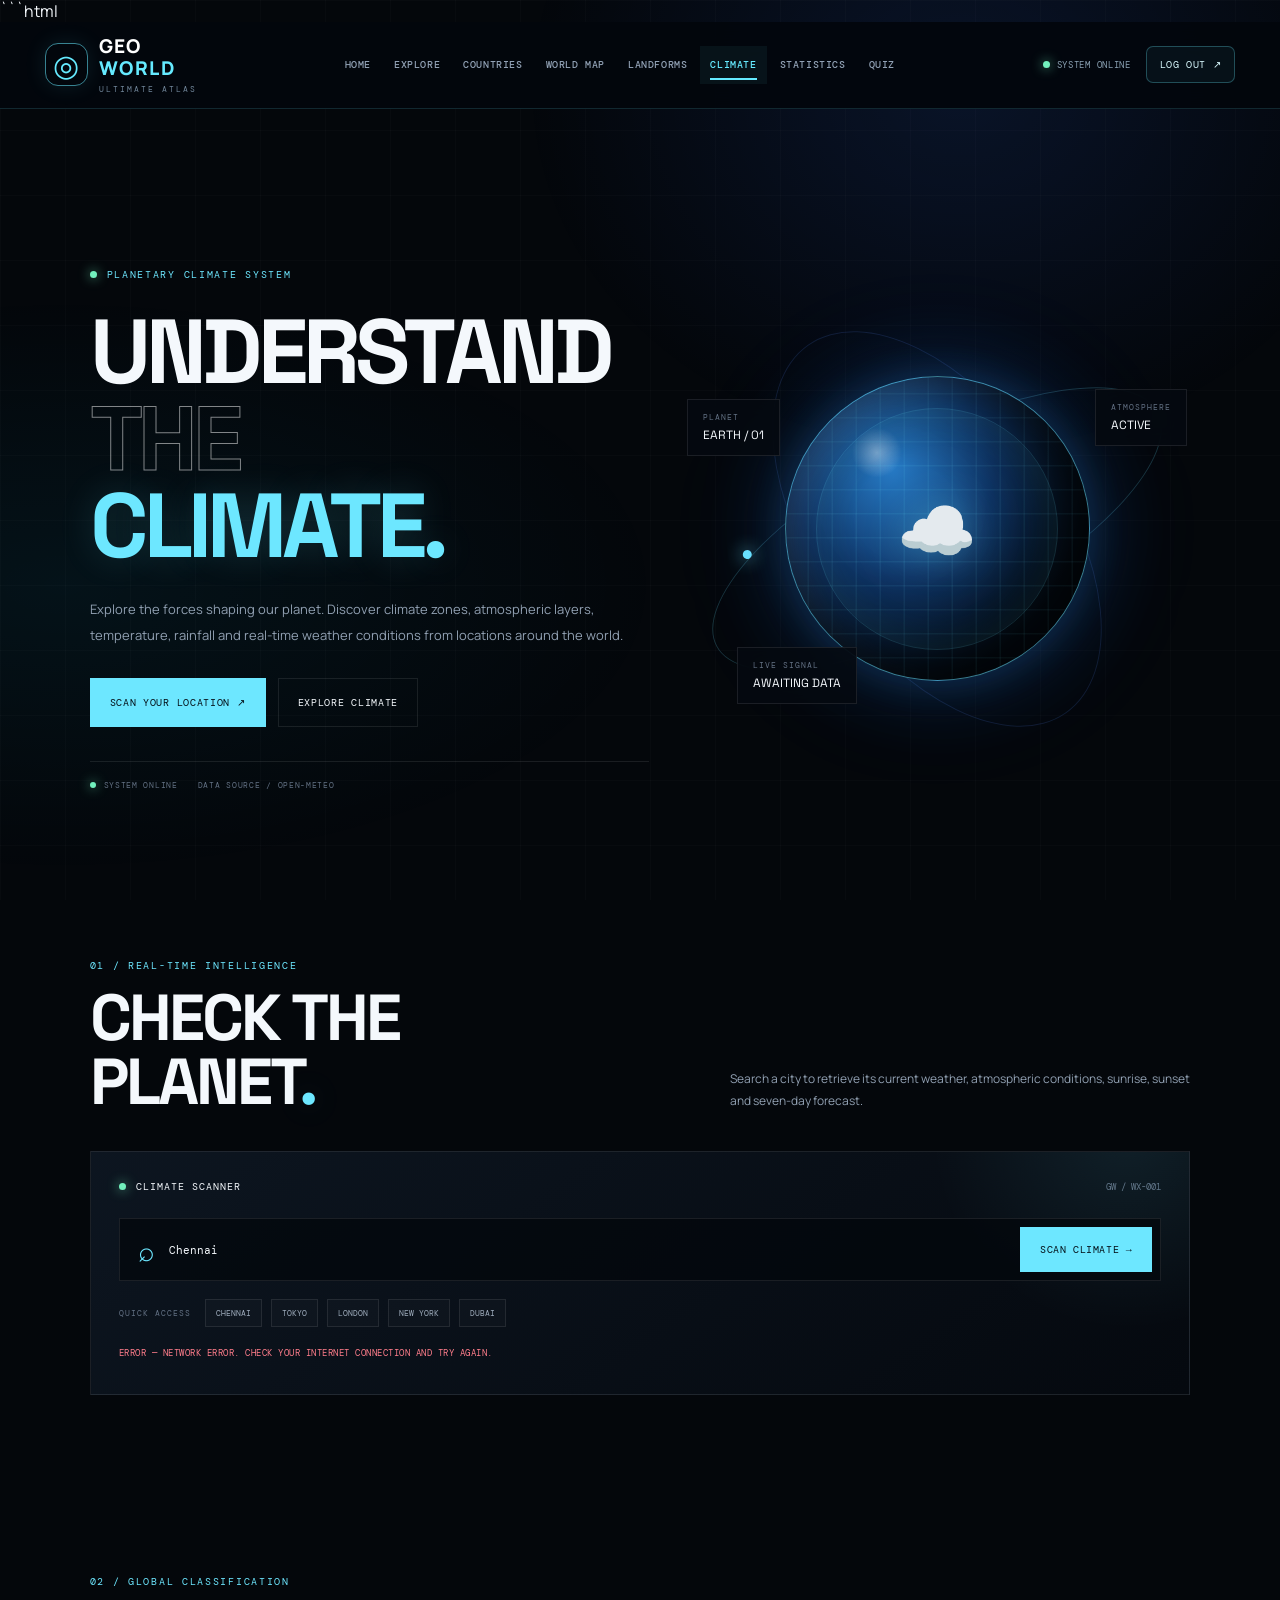
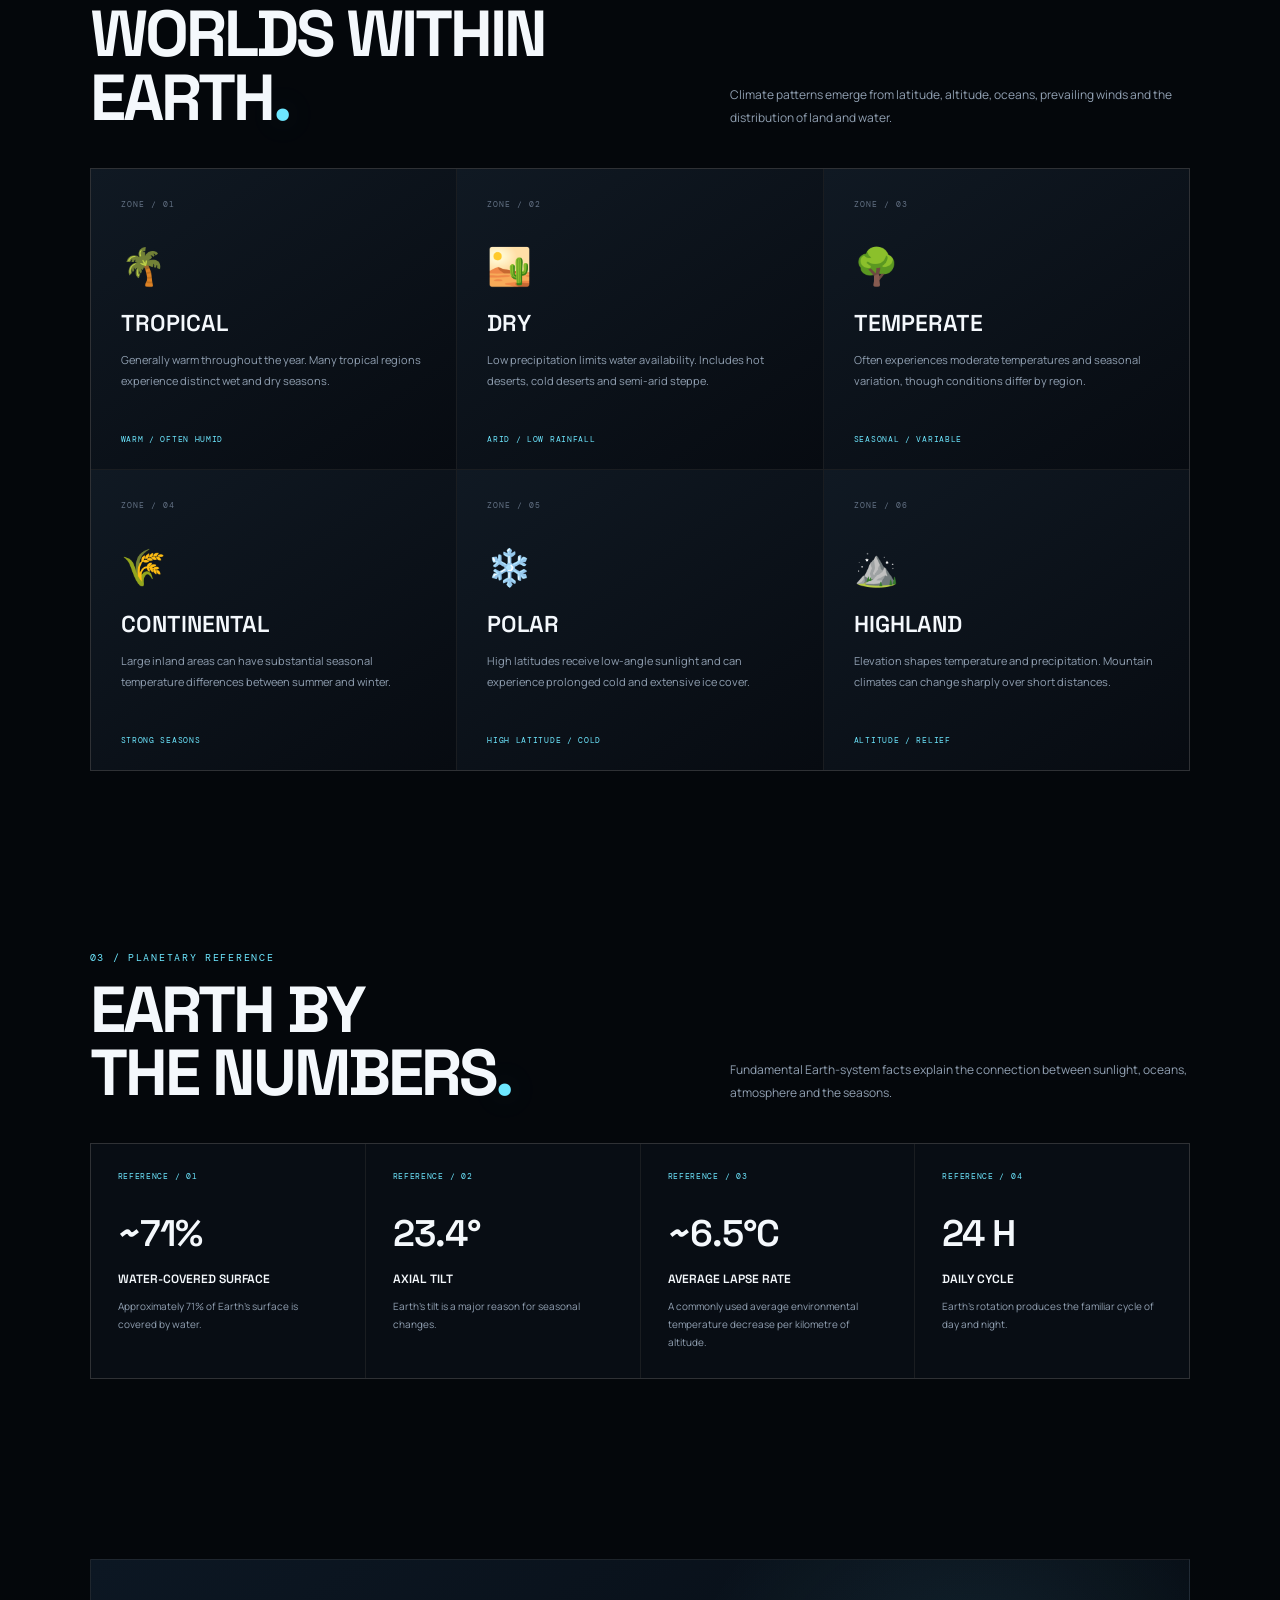
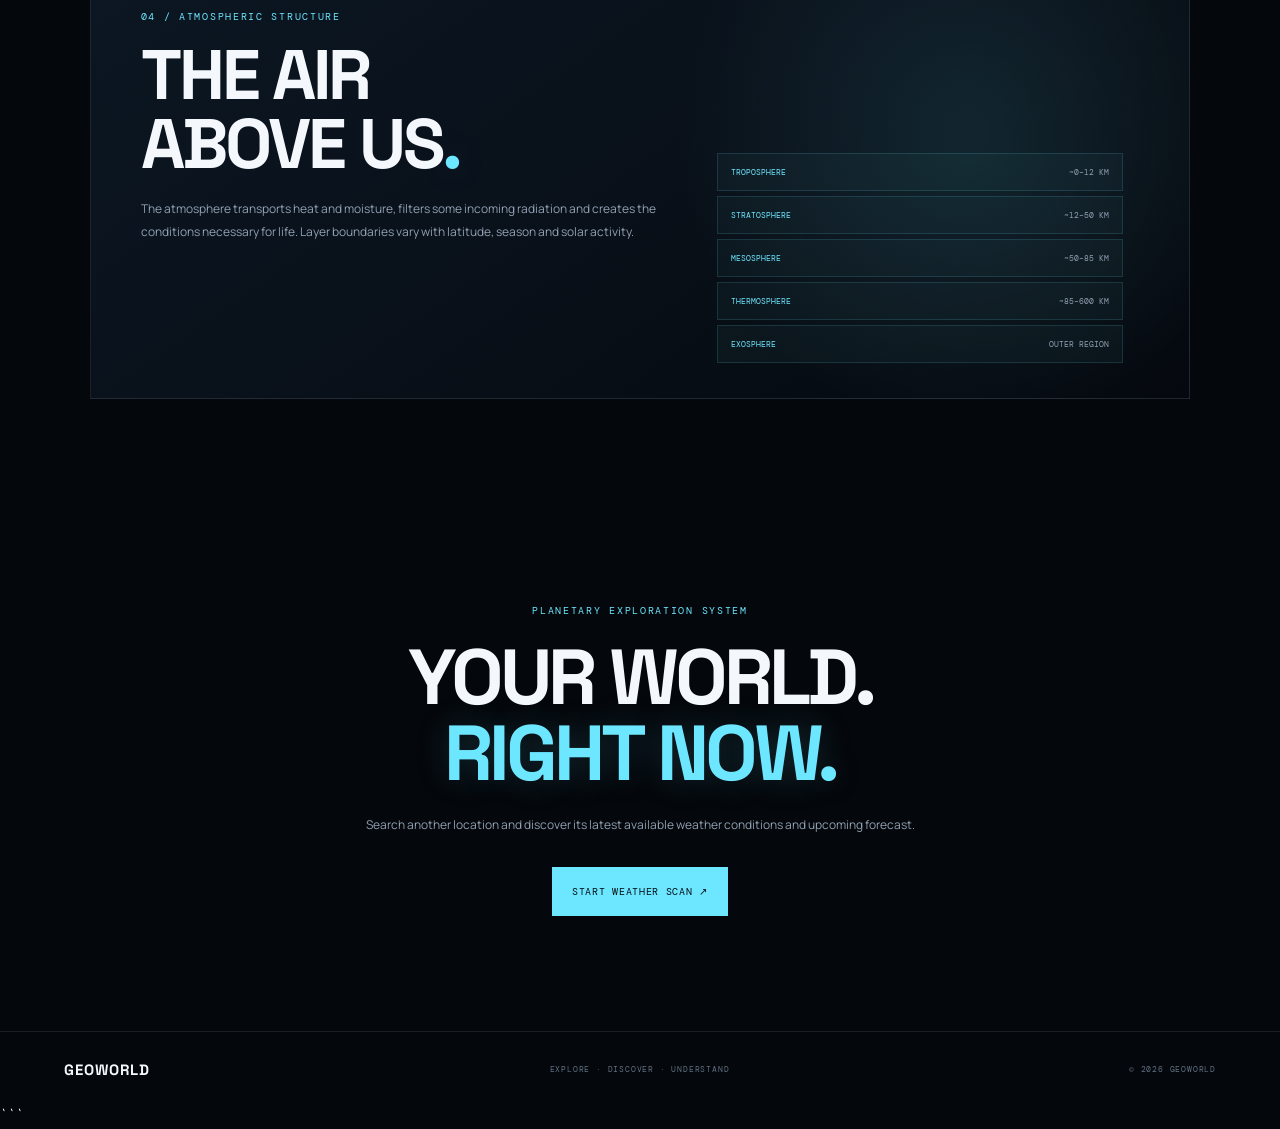
<file: climate.html>
```html
<!DOCTYPE html>
<html lang="en">
<head>
  <meta charset="UTF-8">
  <meta name="viewport" content="width=device-width, initial-scale=1.0">
  <meta name="theme-color" content="#04070b">
  <title>GEOWORLD — Climate Intelligence</title>

  <link rel="preconnect" href="https://fonts.googleapis.com">
  <link rel="preconnect" href="https://fonts.gstatic.com" crossorigin>
  <link href="https://fonts.googleapis.com/css2?family=DM+Mono:wght@400;500&family=Manrope:wght@400;500;600;700;800&family=Space+Grotesk:wght@400;500;600;700&display=swap" rel="stylesheet">

  <link rel="stylesheet" href="climate.css">
  <script src="climate.js" defer></script>
</head>
<body>

 <header class="topbar">
  <a class="brand" href="index.html" aria-label="GEOWORLD home">
    <span class="brand-symbol">◎</span>
    <span class="brand-text">GEO<span>WORLD</span><small>ULTIMATE ATLAS</small></span>
  </a>

  <button class="menu-toggle" id="menuButton"
    aria-label="Open navigation"
    aria-controls="navLinks"
    aria-expanded="false">
    <span></span><span></span><span></span>
  </button>

  <nav class="nav-links" id="navLinks" aria-label="Main navigation">
    <a href="index.html">HOME</a>
    <a href="explore.html">EXPLORE</a>
    <a href="countries.html">COUNTRIES</a>
    <a href="map.html">WORLD MAP</a>
    <a href="landforms.html">LANDFORMS</a>
    <a href="climate.html" class="active" aria-current="page">CLIMATE</a>
    <a href="statistics.html">STATISTICS</a>
    <a href="quiz.html">QUIZ</a>
  </nav>

  <div class="topbar-right">
    <span class="connection"><i></i> SYSTEM ONLINE</span>
    <button class="logout-button" id="logoutButton" type="button">
      LOG OUT <span>↗</span>
    </button>
  </div>
</header>

<main>
  <section class="hero">
    <div class="hero-left reveal">
      <div class="system-label"><span class="pulse"></span> PLANETARY CLIMATE SYSTEM</div>

      <h1>UNDERSTAND<br><span class="outline">THE</span><br>
        <span class="highlight">CLIMATE.</span>
      </h1>

      <p class="hero-text">
        Explore the forces shaping our planet. Discover climate zones,
        atmospheric layers, temperature, rainfall and real-time weather
 conditions from locations around the world.
      </p>

      <div class="hero-actions">
        <a href="#climate-check" class="button button-primary">SCAN YOUR LOCATION ↗</a>
        <a href="#climate-zones" class="button button-secondary">EXPLORE CLIMATE</a>
      </div>

      <div class="hero-status">
        <span><i class="status-dot"></i> SYSTEM ONLINE</span>
        <span>DATA SOURCE / OPEN-METEO</span>
      </div>
    </div>

    <div class="climate-stage reveal" aria-label="Animated climate globe">
      <div class="orbit orbit-one"><span class="orbit-dot"></span></div>
      <div class="orbit orbit-two"></div>
      <div class="globe-glow"></div>
      <div class="climate-orb">
        <div class="globe-grid"></div>
        <div class="weather-icon-large" id="heroWeatherIcon">☁️</div>
      </div>

      <div class="orb-label orb-a">
        <small>PLANET</small><strong>EARTH / 01</strong>
      </div>
      <div class="orb-label orb-b">
        <small>ATMOSPHERE</small><strong>ACTIVE</strong>
      </div>
      <div class="orb-label orb-c">
        <small>LIVE SIGNAL</small><strong id="heroSignal">AWAITING DATA</strong>
      </div>
    </div>
  </section>

  <section class="live-section" id="climate-check">
    <div class="section-heading reveal">
      <div>
        <div class="section-number">01 / REAL-TIME INTELLIGENCE</div>
        <h2 class="section-title">CHECK THE<br>PLANET<span class="highlight">.</span></h2>
      </div>
      <p class="section-description">
        Search a city to retrieve its current weather, atmospheric
        conditions, sunrise, sunset and seven-day forecast.
      </p>
    </div>

    <div class="weather-console reveal">
      <div class="console-top">
        <span class="console-title"><span class="pulse"></span> CLIMATE SCANNER</span>
        <span class="console-id">GW / WX-001</span>
      </div>

      <form class="search-row" id="weatherForm">
        <label class="sr-only" for="cityInput">City or location</label>
        <span class="search-symbol">⌕</span>
        <input id="cityInput" class="search-box" type="text"
          placeholder="ENTER CITY — Chennai, London, Tokyo..."
          autocomplete="off" maxlength="100" required>
        <button type="submit" class="check-button" id="checkButton">
          <span id="buttonText">SCAN CLIMATE</span><span> →</span>
        </button>
      </form>

      <div class="quick-cities">
        <span>QUICK ACCESS</span>
        <button type="button" data-city="Chennai">CHENNAI</button>
        <button type="button" data-city="Tokyo">TOKYO</button>
        <button type="button" data-city="London">LONDON</button>
        <button type="button" data-city="New York">NEW YORK</button>
        <button type="button" data-city="Dubai">DUBAI</button>
      </div>

      <div class="location-status" id="locationStatus" role="status" aria-live="polite">
        READY — ENTER A LOCATION TO BEGIN
      </div>

      <div class="weather-result" id="weatherResult" hidden>
        <div class="weather-top">
          <div>
            <div class="eyebrow">SCANNED LOCATION</div>
            <h3 class="location-name" id="locationName">—</h3>
            <div class="location-detail" id="locationDetail">—</div>
          </div>
          <div class="live-badge"><span class="pulse"></span> LIVE WEATHER</div>
        </div>

        <div class="current-weather">
          <div class="temperature-panel">
            <div class="current-icon" id="currentIcon">☁️</div>
            <div class="current-temperature" id="currentTemperature">--°</div>
            <div class="condition-text" id="conditionText">Waiting for data</div>
            <div class="feels-line">FEELS LIKE <strong id="feelsLike">--°C</strong></div>
          </div>

          <div class="weather-metrics">
            <article class="metric">
              <span class="metric-label">HUMIDITY</span>
              <strong class="metric-value" id="humidity">--<small>%</small></strong>
              <span class="metric-note">Relative humidity</span>
            </article>
            <article class="metric">
              <span class="metric-label">WIND SPEED</span>
              <strong class="metric-value" id="wind">--<small> km/h</small></strong>
              <span class="metric-note" id="windDirection">Direction: --</span>
            </article>
            <article class="metric">
              <span class="metric-label">CLOUD COVER</span>
              <strong class="metric-value" id="cloud">--<small>%</small></strong>
              <span class="metric-note">Cloud coverage</span>
            </article>
            <article class="metric">
              <span class="metric-label">PRECIPITATION</span>
              <strong class="metric-value" id="precipitation">--<small> mm</small></strong>
              <span class="metric-note">Current amount</span>
            </article>
          </div>
        </div>

        <div class="weather-extra">
          <div class="extra"><span>LOCAL TIME</span><strong id="localTime">--</strong></div>
          <div class="extra"><span>SUNRISE</span><strong id="sunrise">--</strong></div>
          <div class="extra"><span>SUNSET</span><strong id="sunset">--</strong></div>
          <div class="extra"><span>COORDINATES</span><strong id="coordinates">--</strong></div>
        </div>

        <div class="forecast">
          <div class="forecast-heading">
            <div>
              <div class="section-number">OUTLOOK / 07 DAYS</div>
              <h3>FORECAST TIMELINE</h3>
            </div>
            <span class="forecast-unit">HIGH / LOW · °C</span>
          </div>
          <div class="forecast-grid" id="forecastGrid"></div>
        </div>

        <p class="data-note" id="dataNote">
          Weather values are retrieved from Open-Meteo. Forecasts are estimates.
        </p>
      </div>
    </div>
  </section>

  <section class="section" id="climate-zones">
    <div class="section-heading reveal">
      <div>
        <div class="section-number">02 / GLOBAL CLASSIFICATION</div>
        <h2 class="section-title">WORLDS WITHIN<br>EARTH<span class="highlight">.</span></h2>
      </div>
      <p class="section-description">
        Climate patterns emerge from latitude, altitude, oceans,
        prevailing winds and the distribution of land and water.
      </p>
    </div>

    <div class="climate-grid">
      <article class="climate-card reveal">
        <span class="climate-number">ZONE / 01</span><div class="climate-symbol">🌴</div>
        <h3>TROPICAL</h3>
        <p>Generally warm throughout the year. Many tropical regions experience distinct wet and dry seasons.</p>
        <span class="climate-tag">WARM / OFTEN HUMID</span>
      </article>
      <article class="climate-card reveal">
        <span class="climate-number">ZONE / 02</span><div class="climate-symbol">🏜️</div>
        <h3>DRY</h3>
        <p>Low precipitation limits water availability. Includes hot deserts, cold deserts and semi-arid steppe.</p>
        <span class="climate-tag">ARID / LOW RAINFALL</span>
      </article>
      <article class="climate-card reveal">
        <span class="climate-number">ZONE / 03</span><div class="climate-symbol">🌳</div>
        <h3>TEMPERATE</h3>
        <p>Often experiences moderate temperatures and seasonal variation, though conditions differ by region.</p>
        <span class="climate-tag">SEASONAL / VARIABLE</span>
      </article>
      <article class="climate-card reveal">
        <span class="climate-number">ZONE / 04</span><div class="climate-symbol">🌾</div>
        <h3>CONTINENTAL</h3>
        <p>Large inland areas can have substantial seasonal temperature differences between summer and winter.</p>
        <span class="climate-tag">STRONG SEASONS</span>
      </article>
      <article class="climate-card reveal">
        <span class="climate-number">ZONE / 05</span><div class="climate-symbol">❄️</div>
        <h3>POLAR</h3>
        <p>High latitudes receive low-angle sunlight and can experience prolonged cold and extensive ice cover.</p>
        <span class="climate-tag">HIGH LATITUDE / COLD</span>
      </article>
      <article class="climate-card reveal">
        <span class="climate-number">ZONE / 06</span><div class="climate-symbol">⛰️</div>
        <h3>HIGHLAND</h3>
        <p>Elevation shapes temperature and precipitation. Mountain climates can change sharply over short distances.</p>
        <span class="climate-tag">ALTITUDE / RELIEF</span>
      </article>
    </div>
  </section>

  <section class="section">
    <div class="section-heading reveal">
      <div>
        <div class="section-number">03 / PLANETARY REFERENCE</div>
        <h2 class="section-title">EARTH BY<br>THE NUMBERS<span class="highlight">.</span></h2>
      </div>
      <p class="section-description">
        Fundamental Earth-system facts explain the connection
        between sunlight, oceans, atmosphere and the seasons.
      </p>
    </div>

    <div class="fact-grid">
      <article class="fact reveal"><span>REFERENCE / 01</span><strong>~71%</strong><h3>WATER-COVERED SURFACE</h3><p>Approximately 71% of Earth's surface is covered by water.</p></article>
      <article class="fact reveal"><span>REFERENCE / 02</span><strong>23.4°</strong><h3>AXIAL TILT</h3><p>Earth's tilt is a major reason for seasonal changes.</p></article>
      <article class="fact reveal"><span>REFERENCE / 03</span><strong>~6.5°C</strong><h3>AVERAGE LAPSE RATE</h3><p>A commonly used average environmental temperature decrease per kilometre of altitude.</p></article>
      <article class="fact reveal"><span>REFERENCE / 04</span><strong>24 H</strong><h3>DAILY CYCLE</h3><p>Earth's rotation produces the familiar cycle of day and night.</p></article>
    </div>
  </section>

  <section class="section atmosphere-section">
    <div class="atmosphere-panel reveal">
      <div class="section-number">04 / ATMOSPHERIC STRUCTURE</div>
      <h2>THE AIR<br>ABOVE US<span class="highlight">.</span></h2>
      <p>
        The atmosphere transports heat and moisture, filters some
        incoming radiation and creates the conditions necessary for life.
        Layer boundaries vary with latitude, season and solar activity.
      </p>

      <div class="atmosphere-layers">
        <div class="layer"><span>TROPOSPHERE</span><strong>~0–12 KM</strong></div>
        <div class="layer"><span>STRATOSPHERE</span><strong>~12–50 KM</strong></div>
        <div class="layer"><span>MESOSPHERE</span><strong>~50–85 KM</strong></div>
        <div class="layer"><span>THERMOSPHERE</span><strong>~85–600 KM</strong></div>
        <div class="layer"><span>EXOSPHERE</span><strong>OUTER REGION</strong></div>
      </div>
    </div>
  </section>

  <section class="cta">
    <div class="section-number">PLANETARY EXPLORATION SYSTEM</div>
    <h2>YOUR WORLD.<br><span class="highlight">RIGHT NOW.</span></h2>
    <p>Search another location and discover its latest available weather conditions and upcoming forecast.</p>
    <a href="#climate-check" class="button button-primary">START WEATHER SCAN ↗</a>
  </section>
</main>

<footer>
  <a href="index.html" class="footer-brand">GEO<span>WORLD</span></a>
  <span>EXPLORE · DISCOVER · UNDERSTAND</span>
  <span>© 2026 GEOWORLD</span>
</footer>

<link rel="stylesheet" href="climate.css">
<link rel="stylesheet" href="navbar.css">
</body>
</html>
```
</file>
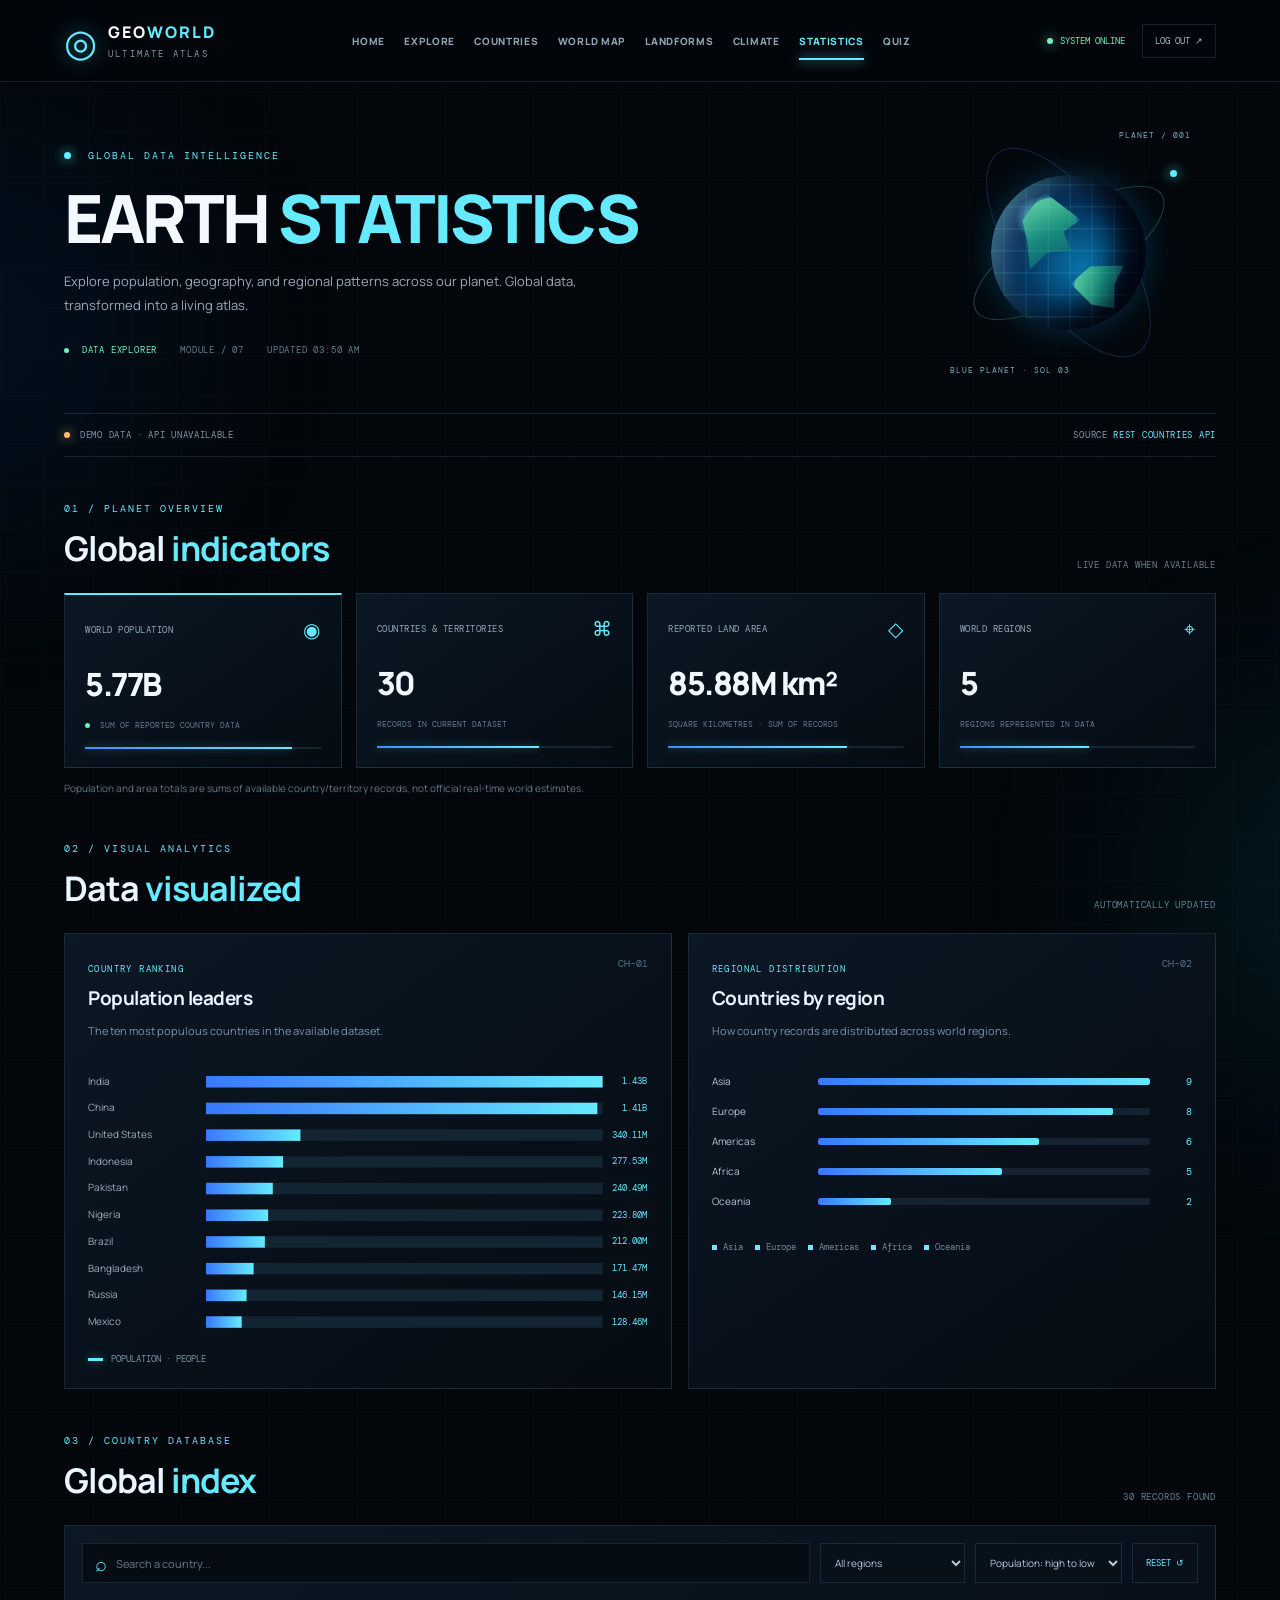
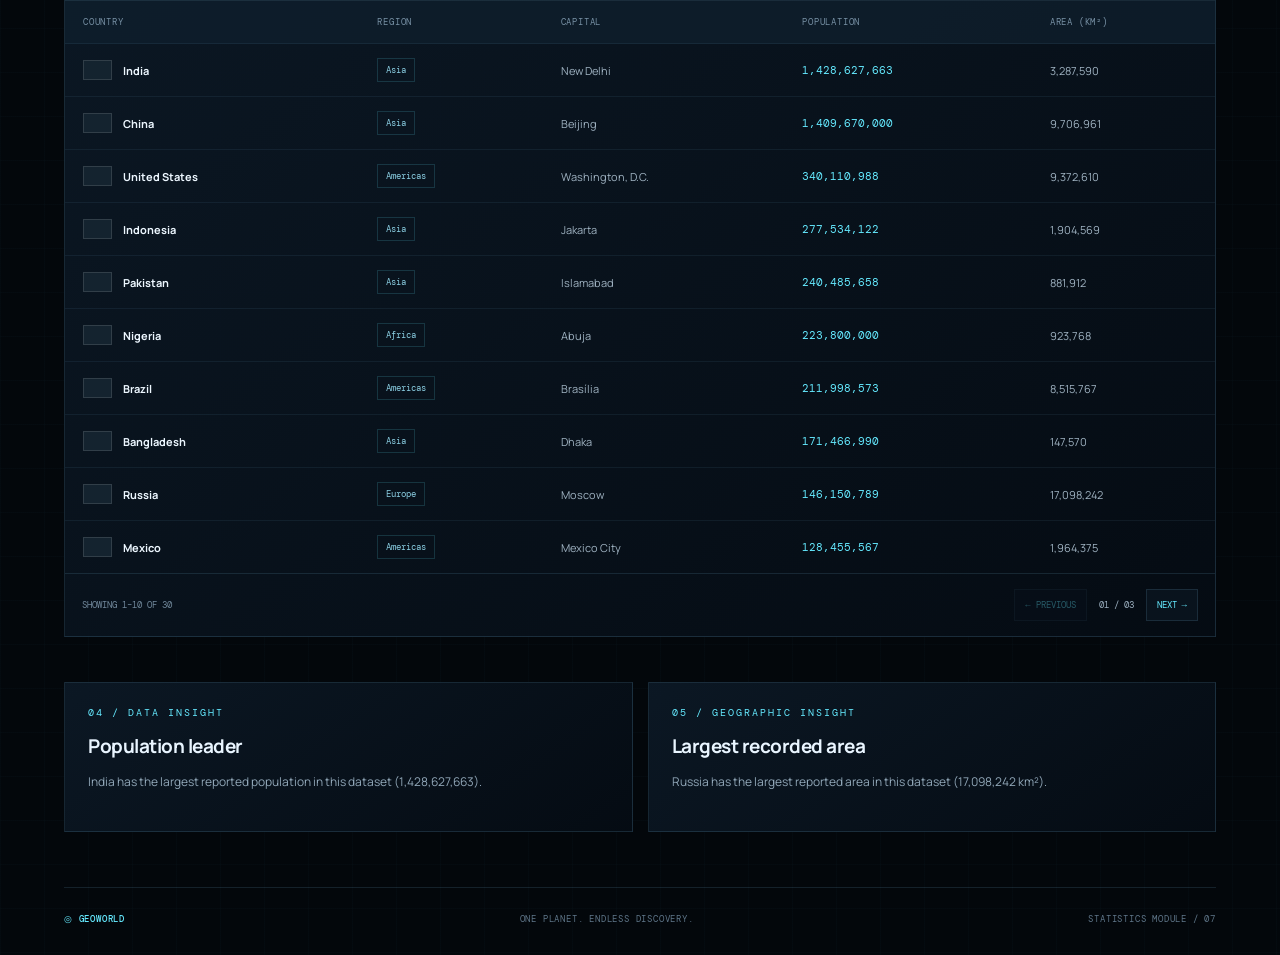
<file: statistics.html>
<!DOCTYPE html>
<html lang="en">
<head>
  <meta charset="UTF-8">
  <meta name="viewport" content="width=device-width, initial-scale=1.0">
  <meta name="theme-color" content="#03070b">
  <title>GEOWORLD | Earth Statistics</title>

  <link rel="preconnect" href="https://fonts.googleapis.com">
  <link rel="preconnect" href="https://fonts.gstatic.com" crossorigin>
  <link href="https://fonts.googleapis.com/css2?family=DM+Mono:wght@400;500&family=Manrope:wght@400;500;600;700;800&display=swap" rel="stylesheet">

  <link rel="stylesheet" href="./statistics.css">
  <script src="./statistics.js" defer></script>
</head>
<body>
  <div class="ambient ambient-one"></div>
  <div class="ambient ambient-two"></div>

  <header class="topbar">
    <a class="brand" href="./index.html" aria-label="GEOWORLD home">
      <span class="brand-symbol">◎</span>
      <span class="brand-text">GEO<span>WORLD</span><small>ULTIMATE ATLAS</small></span>
    </a>

    <button class="menu-toggle" id="menuButton"
      aria-label="Toggle navigation" aria-expanded="false">
      <span></span><span></span><span></span>
    </button>

    <nav class="nav-links" id="navLinks">
      <a href="./index.html">HOME</a>
      <a href="./explore.html">EXPLORE</a>
      <a href="./countries.html">COUNTRIES</a>
      <a href="./map.html">WORLD MAP</a>
      <a href="./landforms.html">LANDFORMS</a>
      <a href="./climate.html">CLIMATE</a>
      <a href="./statistics.html" class="active">STATISTICS</a>
      <a href="./quiz.html">QUIZ</a>
    </nav>

    <div class="topbar-right">
      <span class="connection"><i></i> SYSTEM ONLINE</span>
      <button class="logout-button" id="logoutButton">LOG OUT ↗</button>
    </div>
  </header>

  <main class="page-shell">
    <section class="hero">
      <div class="hero-copy">
        <div class="eyebrow"><span class="pulse"></span> GLOBAL DATA INTELLIGENCE</div>
        <h1>EARTH <span>STATISTICS</span></h1>
        <p class="hero-description">
          Explore population, geography, and regional patterns across our planet.
          Global data, transformed into a living atlas.
        </p>
        <div class="hero-meta">
          <span><b class="meta-dot"></b> DATA EXPLORER</span>
          <span>MODULE / 07</span>
          <span id="lastUpdated">INITIALIZING DATA...</span>
        </div>
      </div>

      <div class="earth-visual" aria-label="Stylized planet Earth">
        <div class="orbit orbit-one"></div>
        <div class="orbit orbit-two"></div>
        <div class="earth">
          <div class="earth-grid"></div>
          <div class="earth-shine"></div>
        </div>
        <div class="earth-label label-top">PLANET / 001</div>
        <div class="earth-label label-bottom">BLUE PLANET · SOL 03</div>
        <span class="orbit-point"></span>
      </div>
    </section>

    <section class="status-strip">
      <div class="status-left"><span class="status-led"></span><span id="dataStatus">LOCAL DISPLAY READY</span></div>
      <div class="status-right">SOURCE <b>REST COUNTRIES API</b></div>
    </section>

    <section class="section-block">
      <div class="section-heading">
        <div>
          <div class="eyebrow">01 / PLANET OVERVIEW</div>
          <h2>Global <span>indicators</span></h2>
        </div>
        <span class="section-note">LIVE DATA WHEN AVAILABLE</span>
      </div>

      <div class="metric-grid">
        <article class="metric-card metric-highlight">
          <div class="metric-top"><span>WORLD POPULATION</span><span class="metric-icon">◉</span></div>
          <div class="metric-value" id="populationMetric">Loading</div>
          <div class="metric-bottom"><span class="metric-mark"></span> SUM OF REPORTED COUNTRY DATA</div>
          <div class="metric-line"><i style="width:88%"></i></div>
        </article>

        <article class="metric-card">
          <div class="metric-top"><span>COUNTRIES & TERRITORIES</span><span class="metric-icon">⌘</span></div>
          <div class="metric-value" id="countriesMetric">—</div>
          <div class="metric-bottom">RECORDS IN CURRENT DATASET</div>
          <div class="metric-line"><i style="width:69%"></i></div>
        </article>

        <article class="metric-card">
          <div class="metric-top"><span>REPORTED LAND AREA</span><span class="metric-icon">◇</span></div>
          <div class="metric-value" id="areaMetric">—</div>
          <div class="metric-bottom">SQUARE KILOMETRES · SUM OF RECORDS</div>
          <div class="metric-line"><i style="width:76%"></i></div>
        </article>

        <article class="metric-card">
          <div class="metric-top"><span>WORLD REGIONS</span><span class="metric-icon">⌖</span></div>
          <div class="metric-value" id="regionsMetric">—</div>
          <div class="metric-bottom">REGIONS REPRESENTED IN DATA</div>
          <div class="metric-line"><i style="width:55%"></i></div>
        </article>
      </div>
      <p class="data-footnote">Population and area totals are sums of available country/territory records, not official real-time world estimates.</p>
    </section>

    <section class="section-block">
      <div class="section-heading">
        <div>
          <div class="eyebrow">02 / VISUAL ANALYTICS</div>
          <h2>Data <span>visualized</span></h2>
        </div>
        <span class="section-note">AUTOMATICALLY UPDATED</span>
      </div>

      <div class="chart-grid">
        <article class="panel chart-panel">
          <div class="panel-heading">
            <div><span class="panel-kicker">COUNTRY RANKING</span><h3>Population leaders</h3></div>
            <span class="panel-index">CH-01</span>
          </div>
          <p class="panel-description">The ten most populous countries in the available dataset.</p>
          <div class="chart-container"><canvas id="leadersChart" aria-label="Bar chart of population leaders"></canvas></div>
          <div class="chart-legend"><i></i> POPULATION · PEOPLE</div>
        </article>

        <article class="panel chart-panel">
          <div class="panel-heading">
            <div><span class="panel-kicker">REGIONAL DISTRIBUTION</span><h3>Countries by region</h3></div>
            <span class="panel-index">CH-02</span>
          </div>
          <p class="panel-description">How country records are distributed across world regions.</p>
          <div id="regionChart" class="region-chart">
            <div class="chart-empty">Waiting for data...</div>
          </div>
          <div id="regionLegend" class="region-legend"></div>
        </article>
      </div>
    </section>

    <section class="section-block">
      <div class="section-heading">
        <div>
          <div class="eyebrow">03 / COUNTRY DATABASE</div>
          <h2>Global <span>index</span></h2>
        </div>
        <span class="section-note" id="resultCount">PREPARING INDEX</span>
      </div>

      <div class="panel table-panel">
        <div class="table-toolbar">
          <label class="search-box">
            <span>⌕</span>
            <input id="countrySearch" type="search" placeholder="Search a country..." autocomplete="off">
          </label>

          <select id="regionFilter" aria-label="Filter by region">
            <option value="all">All regions</option>
          </select>

          <select id="sortFilter" aria-label="Sort country records">
            <option value="population">Population: high to low</option>
            <option value="name">Country name: A–Z</option>
            <option value="area">Area: high to low</option>
          </select>

          <button class="reset-button" id="resetFilters">RESET ↺</button>
        </div>

        <div class="table-scroll">
          <table>
            <thead>
              <tr>
                <th>COUNTRY</th>
                <th>REGION</th>
                <th>CAPITAL</th>
                <th>POPULATION</th>
                <th>AREA (KM²)</th>
              </tr>
            </thead>
            <tbody id="countryTableBody">
              <tr><td colspan="5" class="table-message">Loading country records...</td></tr>
            </tbody>
          </table>
        </div>

        <div class="table-footer">
          <span id="tableSummary">Preparing country index...</span>
          <div class="pagination">
            <button id="prevPage" disabled>← PREVIOUS</button>
            <span id="pageNumber">01 / 01</span>
            <button id="nextPage" disabled>NEXT →</button>
          </div>
        </div>
      </div>
    </section>

    <section class="insight-grid">
      <article class="panel insight-panel">
        <div class="eyebrow">04 / DATA INSIGHT</div>
        <h3>Population leader</h3>
        <p id="populationInsight">Country rankings will appear when records are available.</p>
      </article>
      <article class="panel insight-panel">
        <div class="eyebrow">05 / GEOGRAPHIC INSIGHT</div>
        <h3>Largest recorded area</h3>
        <p id="areaInsight">Geographic rankings will appear when records are available.</p>
      </article>
    </section>

    <footer class="page-footer">
      <a class="footer-brand" href="./index.html">◎ GEOWORLD</a>
      <span>ONE PLANET. ENDLESS DISCOVERY.</span>
      <span>STATISTICS MODULE / 07</span>
    </footer>
  </main>

  <div class="toast" id="toast" role="status"></div>
</body>
</html>
</file>
<file: climate.css>
/* ======================================================
   GEOWORLD — CLIMATE INTELLIGENCE
   Independent page stylesheet
====================================================== */

:root {
  --bg: #04070b;
  --panel: #0a1018;
  --panel2: #0d1621;
  --white: #f4f8fc;
  --muted: #91a0b2;
  --dim: #637184;
  --cyan: #6de7ff;
  --blue: #5d8cff;
  --green: #72f0bd;
  --line: rgba(255,255,255,.09);
  --display: "Space Grotesk", sans-serif;
  --body: "Manrope", sans-serif;
  --mono: "DM Mono", monospace;
}

* {
  margin: 0;
  padding: 0;
  box-sizing: border-box;
}

html {
  scroll-behavior: smooth;
  scroll-padding-top: 100px;
}

body {
  min-height: 100vh;
  overflow-x: hidden;
  background: var(--bg);
  color: var(--white);
  font-family: var(--body);
}

body::before {
  content: "";
  position: fixed;
  inset: 0;
  z-index: -2;
  pointer-events: none;
  background:
    linear-gradient(rgba(255,255,255,.018) 1px, transparent 1px),
    linear-gradient(90deg, rgba(255,255,255,.018) 1px, transparent 1px);
  background-size: 65px 65px;
}

body::after {
  content: "";
  position: fixed;
  inset: 0;
  z-index: -1;
  pointer-events: none;
  background:
    radial-gradient(ellipse at 75% 10%, rgba(50,110,255,.12), transparent 32%),
    radial-gradient(ellipse at 5% 65%, rgba(20,210,255,.06), transparent 35%);
}

a {
  color: inherit;
  text-decoration: none;
}

button, input {
  font: inherit;
}

button {
  -webkit-tap-highlight-color: transparent;
}

button:focus-visible,
a:focus-visible,
input:focus-visible {
  outline: 2px solid var(--cyan);
  outline-offset: 4px;
}

::selection {
  background: var(--cyan);
  color: #031018;
}

.sr-only {
  position: absolute;
  width: 1px;
  height: 1px;
  padding: 0;
  margin: -1px;
  overflow: hidden;
  clip: rect(0,0,0,0);
  white-space: nowrap;
  border: 0;
}

/* ================= GEOWORLD ULTIMATE NAVBAR ================= */

.topbar {
  position: sticky;
  top: 0;
  z-index: 1000;
  width: 100%;
  min-height: 82px;
  padding: 14px clamp(18px, 3.5vw, 54px);
  display: flex;
  align-items: center;
  justify-content: space-between;
  gap: 22px;
  background: rgba(3, 7, 13, 0.96);
  border-bottom: 1px solid rgba(101, 234, 255, 0.15);
  backdrop-filter: blur(22px);
  -webkit-backdrop-filter: blur(22px);
  box-sizing: border-box;
}

.topbar *,
.topbar *::before,
.topbar *::after {
  box-sizing: border-box;
}

.topbar .brand {
  display: inline-flex;
  align-items: center;
  gap: 11px;
  flex-shrink: 0;
  color: #fff;
  text-decoration: none;
}

.topbar .brand-symbol {
  display: grid;
  place-items: center;
  width: 43px;
  height: 43px;
  border: 1px solid rgba(101, 234, 255, 0.55);
  border-radius: 13px;
  color: #65eaff;
  font-size: 30px;
  box-shadow: 0 0 22px rgba(101, 234, 255, 0.1);
}

.topbar .brand-text {
  display: flex;
  flex-direction: column;
  color: #fff;
  font-family: "Manrope", sans-serif;
  font-size: 19px;
  font-weight: 800;
  letter-spacing: 1.5px;
  line-height: 1.15;
}

.topbar .brand-text > span {
  color: #65eaff;
}

.topbar .brand-text small {
  margin-top: 5px;
  color: #71869a;
  font-family: "DM Mono", monospace;
  font-size: 8px;
  font-weight: 400;
  letter-spacing: 2px;
}

.topbar .nav-links {
  display: flex;
  align-items: center;
  justify-content: center;
  gap: 3px;
}

.topbar .nav-links a {
  position: relative;
  display: block;
  padding: 12px 10px;
  color: #91a1b5;
  background: transparent;
  border: 0;
  border-radius: 0;
  font-family: "DM Mono", monospace;
  font-size: 10px;
  font-weight: 500;
  letter-spacing: 0.6px;
  line-height: 1.4;
  text-decoration: none;
  white-space: nowrap;
  transition: color 0.25s, background 0.25s;
}

.topbar .nav-links a::after {
  position: absolute;
  right: 10px;
  bottom: 4px;
  left: 10px;
  width: auto;
  height: 2px;
  content: "";
  background: #65eaff;
  transform: scaleX(0);
  transform-origin: left;
  transition: transform 0.25s;
}

.topbar .nav-links a:hover,
.topbar .nav-links a.active {
  color: #65eaff;
  background: rgba(101, 234, 255, 0.055);
}

.topbar .nav-links a:hover::after,
.topbar .nav-links a.active::after {
  transform: scaleX(1);
}

.topbar .topbar-right {
  display: flex;
  align-items: center;
  justify-content: flex-end;
  gap: 15px;
  flex-shrink: 0;
}

.topbar .connection {
  display: inline-flex;
  align-items: center;
  gap: 7px;
  color: #8ba2b4;
  font-family: "DM Mono", monospace;
  font-size: 9px;
  letter-spacing: 0.7px;
  white-space: nowrap;
}

.topbar .connection i {
  width: 7px;
  height: 7px;
  flex-shrink: 0;
  border-radius: 50%;
  background: #72f0bd;
  box-shadow: 0 0 12px rgba(114, 240, 189, 0.8);
}

.topbar .logout-button {
  padding: 11px 13px;
  border: 1px solid rgba(101, 234, 255, 0.28);
  border-radius: 7px;
  background: rgba(101, 234, 255, 0.05);
  color: #d9faff;
  font-family: "DM Mono", monospace;
  font-size: 10px;
  letter-spacing: 0.6px;
  white-space: nowrap;
  cursor: pointer;
  transition: 0.25s ease;
}

.topbar .logout-button:hover {
  border-color: #65eaff;
  background: rgba(101, 234, 255, 0.12);
}

.topbar .menu-toggle {
  display: none;
  width: 42px;
  height: 42px;
  padding: 10px;
  flex-direction: column;
  align-items: center;
  justify-content: center;
  gap: 5px;
  border: 1px solid rgba(101, 234, 255, 0.3);
  border-radius: 9px;
  background: rgba(101, 234, 255, 0.05);
  cursor: pointer;
}

.topbar .menu-toggle span {
  display: block;
  width: 18px;
  height: 2px;
  border-radius: 2px;
  background: #65eaff;
  transition: transform 0.25s, opacity 0.25s;
}

.topbar .menu-toggle[aria-expanded="true"] span:first-child {
  transform: translateY(7px) rotate(45deg);
}

.topbar .menu-toggle[aria-expanded="true"] span:nth-child(2) {
  opacity: 0;
}

.topbar .menu-toggle[aria-expanded="true"] span:last-child {
  transform: translateY(-7px) rotate(-45deg);
}

@media (max-width: 1250px) {
  .topbar {
    gap: 12px;
    padding-right: 20px;
    padding-left: 20px;
  }

  .topbar .nav-links a {
    padding-right: 7px;
    padding-left: 7px;
    font-size: 9px;
  }

  .topbar .topbar-right {
    gap: 9px;
  }
}

@media (max-width: 1050px) {
  .topbar {
    flex-wrap: wrap;
    min-height: 74px;
  }

  .topbar .menu-toggle {
    display: flex;
    margin-left: auto;
  }

  .topbar .nav-links {
    display: none;
    order: 4;
    width: 100%;
    padding: 12px 0 5px;
    flex-direction: column;
    align-items: stretch;
    gap: 4px;
    border-top: 1px solid rgba(101, 234, 255, 0.12);
  }

  .topbar .nav-links.open {
    display: flex;
  }

  .topbar .nav-links a {
    padding: 14px 15px;
    border-radius: 6px;
    font-size: 11px;
  }

  .topbar .nav-links a::after {
    right: auto;
    bottom: 9px;
    left: 4px;
    width: 2px;
    height: calc(100% - 18px);
  }
}

@media (max-width: 520px) {
  .topbar {
    padding: 12px 14px;
    gap: 10px;
  }

  .topbar .brand-symbol {
    width: 38px;
    height: 38px;
    font-size: 26px;
  }

  .topbar .brand-text {
    font-size: 16px;
  }

  .topbar .brand-text small {
    font-size: 7px;
    letter-spacing: 1.3px;
  }

  .topbar .topbar-right {
    width: 100%;
    justify-content: space-between;
    padding-top: 9px;
    border-top: 1px solid rgba(101, 234, 255, 0.09);
  }
}

/* ================= HERO ================= */

.hero {
  min-height: 760px;
  padding: 155px 7% 75px;
  display: grid;
  grid-template-columns: 1.05fr .95fr;
  align-items: center;
  gap: 35px;
}

.hero-left {
  max-width: 700px;
}

.system-label,
.section-number {
  color: var(--cyan);
  font: 10px var(--mono);
  letter-spacing: 1.7px;
}

.system-label {
  display: flex;
  align-items: center;
  gap: 10px;
}

.pulse,
.status-dot {
  display: inline-block;
  width: 7px;
  height: 7px;
  flex-shrink: 0;
  border-radius: 50%;
  background: var(--green);
  box-shadow: 0 0 12px rgba(114,240,189,.8);
  animation: pulse 2s infinite;
}

@keyframes pulse {
  50% { opacity: .4; box-shadow: 0 0 3px rgba(114,240,189,.3); }
}

.hero h1 {
  margin-top: 28px;
  font: 700 clamp(52px, 7.1vw, 94px)/.96 var(--display);
  letter-spacing: -5px;
}

.outline {
  color: transparent;
  -webkit-text-stroke: 1px rgba(255,255,255,.5);
}

.highlight {
  color: var(--cyan);
  text-shadow: 0 0 35px rgba(109,231,255,.18);
}

.hero-text {
  max-width: 570px;
  margin-top: 27px;
  color: var(--muted);
  font-size: 13px;
  line-height: 1.95;
}

.hero-actions {
  display: flex;
  flex-wrap: wrap;
  gap: 12px;
  margin-top: 30px;
}

.button {
  min-height: 49px;
  padding: 0 19px;
  display: inline-flex;
  align-items: center;
  justify-content: center;
  gap: 12px;
  font: 10px var(--mono);
  letter-spacing: .7px;
  transition: .3s;
}

.button-primary {
  background: var(--cyan);
  color: #041018;
  border: 1px solid var(--cyan);
}

.button-primary:hover {
  transform: translateY(-3px);
  box-shadow: 0 10px 30px rgba(109,231,255,.2);
}

.button-secondary {
  border: 1px solid var(--line);
  color: var(--white);
}

.button-secondary:hover {
  border-color: rgba(109,231,255,.45);
  color: var(--cyan);
}

.hero-status {
  margin-top: 34px;
  padding-top: 18px;
  border-top: 1px solid var(--line);
  display: flex;
  flex-wrap: wrap;
  gap: 20px;
  color: var(--dim);
  font: 8px var(--mono);
  letter-spacing: .7px;
}

.hero-status span:first-child {
  display: flex;
  align-items: center;
  gap: 8px;
}

.status-dot {
  width: 6px;
  height: 6px;
}

/* ================= CLIMATE GLOBE ================= */

.climate-stage {
  width: min(500px, 100%);
  aspect-ratio: 1;
  position: relative;
  display: grid;
  place-items: center;
  margin: auto;
}

.globe-glow {
  position: absolute;
  width: 66%;
  aspect-ratio: 1;
  border-radius: 50%;
  background: rgba(50,145,255,.13);
  filter: blur(48px);
}

.climate-orb {
  position: relative;
  width: 61%;
  aspect-ratio: 1;
  overflow: hidden;
  display: grid;
  place-items: center;
  border-radius: 50%;
  background:
    radial-gradient(circle at 30% 25%, rgba(255,255,255,.4), transparent 8%),
    radial-gradient(ellipse at 35% 30%, #267ac5 0%, #10376a 37%, #061321 72%);
  border: 1px solid rgba(109,231,255,.5);
  box-shadow:
    inset -35px -20px 55px rgba(0,0,0,.7),
    inset 15px 10px 30px rgba(255,255,255,.08),
    0 0 40px rgba(40,160,255,.2),
    0 0 100px rgba(50,100,255,.13);
  animation: float 7s ease-in-out infinite;
}

.climate-orb::before {
  content: "";
  position: absolute;
  inset: -1px;
  border-radius: inherit;
  background:
    radial-gradient(ellipse at 40% 45%, transparent 20%, rgba(0,0,0,.6) 100%),
    repeating-linear-gradient(0deg, transparent 0 22px, rgba(109,231,255,.1) 23px 24px),
    repeating-linear-gradient(90deg, transparent 0 22px, rgba(109,231,255,.1) 23px 24px);
  opacity: .8;
}

.globe-grid {
  position: absolute;
  inset: 10%;
  border: 1px solid rgba(109,231,255,.15);
  border-radius: 50%;
  box-shadow: inset 0 0 40px rgba(109,231,255,.1);
}

.weather-icon-large {
  position: relative;
  z-index: 2;
  font-size: clamp(40px, 5vw, 65px);
  filter: drop-shadow(0 0 20px rgba(109,231,255,.35));
}

@keyframes float {
  0%, 100% { transform: translateY(0); }
  50% { transform: translateY(-12px); }
}

.orbit {
  position: absolute;
  width: 100%;
  height: 36%;
  border: 1px solid rgba(109,231,255,.2);
  border-radius: 50%;
  transform: rotate(-28deg);
}

.orbit-one {
  animation: orbitSpin 18s linear infinite;
}

.orbit-two {
  width: 90%;
  height: 50%;
  transform: rotate(55deg);
  border-color: rgba(93,140,255,.15);
}

.orbit-dot {
  position: absolute;
  left: 13%;
  top: 10%;
  width: 9px;
  height: 9px;
  border-radius: 50%;
  background: var(--cyan);
  box-shadow: 0 0 17px var(--cyan);
}

@keyframes orbitSpin {
  to { transform: rotate(332deg); }
}

.orb-label {
  position: absolute;
  z-index: 4;
  padding: 12px 15px;
  background: rgba(5,10,17,.88);
  border: 1px solid var(--line);
  backdrop-filter: blur(12px);
}

.orb-label small,
.orb-label strong {
  display: block;
}

.orb-label small {
  color: var(--dim);
  font: 8px var(--mono);
  letter-spacing: 1px;
}

.orb-label strong {
  margin-top: 5px;
  font: 12px var(--display);
}

.orb-a { left: 0; top: 24%; }
.orb-b { right: 0; top: 22%; }
.orb-c { left: 10%; bottom: 15%; }

/* ================= COMMON SECTIONS ================= */

.live-section,
.section {
  padding: 90px 7%;
}

.section-heading {
  display: flex;
  align-items: end;
  justify-content: space-between;
  gap: 30px;
  margin-bottom: 38px;
}

.section-title {
  margin-top: 14px;
  font: 700 clamp(38px, 5.4vw, 65px)/.98 var(--display);
  letter-spacing: -3px;
}

.section-description {
  max-width: 460px;
  color: var(--muted);
  font-size: 12px;
  line-height: 1.9;
}

/* ================= WEATHER CONSOLE ================= */

.weather-console {
  padding: 28px;
  position: relative;
  overflow: hidden;
  background: linear-gradient(145deg, rgba(13,22,33,.97), rgba(5,9,15,.99));
  border: 1px solid var(--line);
}

.weather-console::before {
  content: "";
  position: absolute;
  top: -220px;
  right: -140px;
  width: 400px;
  height: 400px;
  border-radius: 50%;
  background: radial-gradient(circle, rgba(109,231,255,.09), transparent 70%);
  pointer-events: none;
}

.console-top,
.forecast-heading {
  display: flex;
  align-items: center;
  justify-content: space-between;
  gap: 15px;
}

.console-title {
  display: flex;
  align-items: center;
  gap: 10px;
  font: 10px var(--mono);
  letter-spacing: 1px;
}

.console-id {
  color: var(--dim);
  font: 9px var(--mono);
}

.search-row {
  position: relative;
  z-index: 1;
  display: grid;
  grid-template-columns: auto minmax(0,1fr) auto;
  align-items: center;
  gap: 14px;
  margin-top: 25px;
  padding: 8px;
  border: 1px solid var(--line);
  background: rgba(2,6,11,.7);
}

.search-symbol {
  padding-left: 10px;
  color: var(--cyan);
  font-size: 28px;
}

.search-box {
  width: 100%;
  min-width: 0;
  height: 43px;
  border: 0;
  outline: none;
  background: transparent;
  color: var(--white);
  font: 11px var(--mono);
}

.search-box::placeholder {
  color: #5f6b7a;
}

.check-button {
  min-height: 45px;
  padding: 0 20px;
  border: 0;
  background: var(--cyan);
  color: #041018;
  cursor: pointer;
  font: 10px var(--mono);
  letter-spacing: .6px;
  transition: .25s;
}

.check-button:hover {
  box-shadow: 0 0 25px rgba(109,231,255,.18);
}

.check-button:disabled {
  opacity: .6;
  cursor: wait;
}

.quick-cities {
  display: flex;
  align-items: center;
  flex-wrap: wrap;
  gap: 9px;
  margin-top: 18px;
}

.quick-cities > span {
  margin-right: 5px;
  color: var(--dim);
  font: 8px var(--mono);
  letter-spacing: 1px;
}

.quick-cities button {
  padding: 8px 10px;
  border: 1px solid var(--line);
  background: rgba(255,255,255,.015);
  color: #9eacbc;
  cursor: pointer;
  font: 8px var(--mono);
  transition: .2s;
}

.quick-cities button:hover {
  border-color: var(--cyan);
  color: var(--cyan);
}

.location-status {
  min-height: 20px;
  margin-top: 19px;
  color: var(--dim);
  font: 9px/1.7 var(--mono);
  letter-spacing: .5px;
}

.location-status.error { color: #ff7d8b; }
.location-status.success { color: var(--green); }

.weather-result {
  margin-top: 22px;
  padding-top: 28px;
  border-top: 1px solid var(--line);
  animation: revealResult .45s ease;
}

.weather-result[hidden] {
  display: none;
}

@keyframes revealResult {
  from { opacity: 0; transform: translateY(12px); }
  to { opacity: 1; transform: translateY(0); }
}

.weather-top {
  display: flex;
  justify-content: space-between;
  align-items: center;
  gap: 20px;
  margin-bottom: 25px;
}

.eyebrow {
  color: var(--dim);
  font: 8px var(--mono);
  letter-spacing: 1.2px;
}

.location-name {
  margin-top: 7px;
  font: 600 clamp(24px,3vw,34px) var(--display);
}

.location-detail {
  margin-top: 8px;
  color: var(--muted);
  font: 9px/1.7 var(--mono);
}

.live-badge {
  display: flex;
  align-items: center;
  gap: 8px;
  padding: 9px 11px;
  border: 1px solid rgba(114,240,189,.22);
  color: var(--green);
  font: 8px var(--mono);
  white-space: nowrap;
}

.live-badge .pulse {
  width: 6px;
  height: 6px;
}

.current-weather {
  display: grid;
  grid-template-columns: .9fr 1.5fr;
  gap: 12px;
}

.temperature-panel {
  min-height: 260px;
  padding: 27px;
  display: flex;
  flex-direction: column;
  justify-content: center;
  background:
    radial-gradient(circle at 90% 10%, rgba(109,231,255,.09), transparent 42%),
    #070c12;
  border: 1px solid var(--line);
}

.current-icon {
  font-size: 38px;
}

.current-temperature {
  margin-top: 12px;
  font: 600 clamp(50px,6vw,75px)/1 var(--display);
  letter-spacing: -4px;
}

.condition-text {
  margin-top: 12px;
  color: var(--muted);
  font-size: 12px;
}

.feels-line {
  margin-top: 20px;
  color: var(--dim);
  font: 9px var(--mono);
}

.feels-line strong {
  margin-left: 7px;
  color: var(--white);
  font-weight: 500;
}

.weather-metrics {
  display: grid;
  grid-template-columns: repeat(2,minmax(0,1fr));
  gap: 1px;
  background: var(--line);
  border: 1px solid var(--line);
}

.metric {
  min-width: 0;
  padding: 25px 20px;
  display: flex;
  flex-direction: column;
  justify-content: center;
  background: #070c12;
}

.metric-label,
.extra > span {
  color: var(--dim);
  font: 8px var(--mono);
  letter-spacing: .8px;
}

.metric-value {
  margin-top: 14px;
  font: 600 clamp(21px,2.5vw,29px) var(--display);
  overflow-wrap: anywhere;
}

.metric-value small {
  color: var(--muted);
  font: 10px var(--mono);
}

.metric-note {
  margin-top: 8px;
  color: var(--dim);
  font-size: 10px;
}

.weather-extra {
  display: grid;
  grid-template-columns: repeat(4,minmax(0,1fr));
  gap: 1px;
  margin-top: 12px;
  background: var(--line);
  border: 1px solid var(--line);
}

.extra {
  min-width: 0;
  padding: 20px 15px;
  background: #070c12;
}

.extra strong {
  display: block;
  margin-top: 12px;
  font: 500 13px var(--display);
  overflow-wrap: anywhere;
}

/* ================= FORECAST ================= */

.forecast {
  margin-top: 35px;
}

.forecast-heading {
  margin-bottom: 20px;
}

.forecast-heading h3 {
  margin-top: 9px;
  font: 600 20px var(--display);
}

.forecast-unit {
  color: var(--dim);
  font: 8px var(--mono);
}

.forecast-grid {
  display: grid;
  grid-template-columns: repeat(7,minmax(0,1fr));
  gap: 1px;
  border: 1px solid var(--line);
  background: var(--line);
}

.forecast-card {
  min-width: 0;
  padding: 18px 7px;
  text-align: center;
  background: #070c12;
  transition: background .2s;
}

.forecast-card:hover {
  background: #101c29;
}

.forecast-day {
  color: var(--muted);
  font: 8px var(--mono);
}

.forecast-icon {
  margin: 17px 0;
  font-size: 25px;
}

.forecast-condition {
  min-height: 28px;
  color: var(--dim);
  font-size: 9px;
  line-height: 1.4;
}

.forecast-temp {
  margin-top: 13px;
  font: 600 13px var(--display);
  white-space: nowrap;
}

.forecast-temp span {
  color: var(--dim);
  font-weight: 400;
}

.forecast-rain {
  margin-top: 9px;
  color: var(--cyan);
  font: 8px var(--mono);
}

.data-note {
  margin-top: 20px;
  color: var(--dim);
  font: 9px/1.7 var(--mono);
}

/* ================= CLIMATE ZONES ================= */

.climate-grid {
  display: grid;
  grid-template-columns: repeat(3,minmax(0,1fr));
  gap: 1px;
  border: 1px solid var(--line);
  background: var(--line);
}

.climate-card {
  min-height: 300px;
  padding: 30px;
  position: relative;
  background: linear-gradient(145deg, #101923, #070b11);
  transition: background .3s, transform .3s;
}

.climate-card:hover {
  z-index: 2;
  transform: translateY(-4px);
  background: #101e2b;
}

.climate-number {
  color: var(--dim);
  font: 8px var(--mono);
  letter-spacing: 1px;
}

.climate-symbol {
  margin-top: 32px;
  font-size: 36px;
}

.climate-card h3 {
  margin-top: 18px;
  font: 600 23px var(--display);
}

.climate-card p {
  margin-top: 12px;
  padding-bottom: 35px;
  color: var(--muted);
  font-size: 11px;
  line-height: 1.9;
}

.climate-tag {
  position: absolute;
  bottom: 25px;
  left: 30px;
  color: var(--cyan);
  font: 8px var(--mono);
  letter-spacing: .7px;
}

/* ================= FACTS ================= */

.fact-grid {
  display: grid;
  grid-template-columns: repeat(4,minmax(0,1fr));
  gap: 1px;
  border: 1px solid var(--line);
  background: var(--line);
}

.fact {
  min-height: 220px;
  padding: 27px;
  background: #080d14;
}

.fact > span {
  color: var(--cyan);
  font: 8px var(--mono);
  letter-spacing: .7px;
}

.fact > strong {
  display: block;
  margin-top: 29px;
  font: 600 clamp(25px,3vw,37px) var(--display);
  letter-spacing: -1px;
}

.fact h3 {
  margin-top: 14px;
  font: 600 12px var(--display);
}

.fact p {
  margin-top: 10px;
  color: var(--muted);
  font-size: 10px;
  line-height: 1.8;
}

/* ================= ATMOSPHERE ================= */

.atmosphere-panel {
  min-height: 440px;
  padding: 50px;
  position: relative;
  overflow: hidden;
  border: 1px solid var(--line);
  background:
    radial-gradient(circle at 80% 40%, rgba(109,231,255,.11), transparent 32%),
    linear-gradient(145deg, #0c1723, #05090f);
}

.atmosphere-panel h2 {
  margin-top: 18px;
  font: 700 clamp(40px,5.5vw,70px)/.98 var(--display);
  letter-spacing: -3px;
}

.atmosphere-panel > p {
  max-width: 550px;
  margin-top: 20px;
  color: var(--muted);
  font-size: 12px;
  line-height: 1.9;
}

.atmosphere-layers {
  position: absolute;
  right: 6%;
  bottom: 35px;
  width: 37%;
  max-width: 430px;
}

.layer {
  min-height: 38px;
  margin-top: 5px;
  padding: 0 13px;
  display: flex;
  justify-content: space-between;
  align-items: center;
  gap: 10px;
  border: 1px solid rgba(109,231,255,.14);
  background: rgba(109,231,255,.035);
  color: var(--cyan);
  font: 8px var(--mono);
}

.layer strong {
  color: var(--muted);
  font-weight: 400;
}

/* ================= CTA / FOOTER ================= */

.cta {
  padding: 115px 7%;
  text-align: center;
}

.cta h2 {
  margin-top: 22px;
  font: 700 clamp(42px,7vw,78px)/.98 var(--display);
  letter-spacing: -4px;
}

.cta p {
  max-width: 550px;
  margin: 22px auto 30px;
  color: var(--muted);
  font-size: 12px;
  line-height: 1.9;
}

footer {
  padding: 28px 5%;
  display: flex;
  justify-content: space-between;
  align-items: center;
  flex-wrap: wrap;
  gap: 18px;
  border-top: 1px solid var(--line);
  color: var(--dim);
  font: 8px var(--mono);
  letter-spacing: .8px;
}

.footer-brand {
  color: var(--white);
  font: 700 15px var(--display);
  letter-spacing: 1px;
}

/* ================= SCROLL REVEAL ================= */

.reveal {
  opacity: 0;
  transform: translateY(22px);
  transition: opacity .7s ease, transform .7s ease;
}

.reveal.visible {
  opacity: 1;
  transform: translateY(0);
}

/* ================= RESPONSIVE ================= */

@media (max-width: 1200px) {
  .navbar {
    padding: 0 3%;
    gap: 15px;
  }

  .nav-links {
    gap: 12px;
  }

  .nav-links a {
    font-size: 8px;
    letter-spacing: .3px;
  }

  .nav-action {
    padding: 11px 9px;
    font-size: 8px;
  }
}

@media (max-width: 1000px) {
  .navbar {
    height: 72px;
  }

  .menu-button {
    display: flex;
  }

  .nav-action {
    margin-left: auto;
  }

  .nav-links {
    position: absolute;
    top: 72px;
    left: 0;
    right: 0;
    display: none;
    flex-direction: column;
    align-items: stretch;
    gap: 0;
    padding: 12px 5% 22px;
    background: rgba(4,7,11,.98);
    border-bottom: 1px solid var(--line);
    box-shadow: 0 20px 30px rgba(0,0,0,.25);
  }

  .nav-links.open {
    display: flex;
  }

  .nav-links a {
    padding: 15px 0;
    font-size: 10px;
    border-bottom: 1px solid rgba(255,255,255,.045);
  }

  .nav-links a.active::after {
    left: auto;
    right: 0;
    bottom: 50%;
    width: 6px;
    height: 6px;
    border-radius: 50%;
  }

  .hero {
    min-height: auto;
    padding-top: 135px;
    grid-template-columns: 1fr;
    gap: 30px;
  }

  .hero-left {
    max-width: 750px;
    margin: auto;
    text-align: center;
  }

  .system-label {
    justify-content: center;
  }

  .hero-text {
    margin-left: auto;
    margin-right: auto;
  }

  .hero-actions,
  .hero-status {
    justify-content: center;
  }

  .climate-stage {
    width: min(470px, 90%);
  }

  .climate-grid {
    grid-template-columns: repeat(2,minmax(0,1fr));
  }

  .fact-grid {
    grid-template-columns: repeat(2,minmax(0,1fr));
  }

  .atmosphere-panel {
    padding-bottom: 40px;
  }

  .atmosphere-layers {
    position: relative;
    right: auto;
    bottom: auto;
    width: 100%;
    max-width: 500px;
    margin-top: 35px;
  }
}

@media (max-width: 700px) {
  .live-section,
  .section {
    padding: 70px 5%;
  }

  .section-heading {
    display: block;
  }

  .section-description {
    margin-top: 20px;
  }

  .hero {
    padding: 125px 5% 45px;
  }

  .hero h1 {
    font-size: clamp(47px,10vw,68px);
    letter-spacing: -3px;
  }

  .climate-stage {
    width: 100%;
  }

  .orb-label {
    padding: 9px;
  }

  .orb-label strong {
    font-size: 10px;
  }

  .weather-console {
    padding: 20px;
  }

  .search-row {
    grid-template-columns: auto minmax(0,1fr);
    gap: 5px;
  }

  .search-symbol {
    padding-left: 7px;
  }

  .search-box {
    font-size: 10px;
  }

  .check-button {
    grid-column: 1 / -1;
    width: 100%;
  }

  .current-weather {
    grid-template-columns: 1fr;
  }

  .temperature-panel {
    min-height: 230px;
  }

  .weather-extra {
    grid-template-columns: repeat(2,minmax(0,1fr));
  }

  .forecast-grid {
    grid-template-columns: repeat(7,105px);
    overflow-x: auto;
    scrollbar-color: var(--cyan) #0a1018;
    scrollbar-width: thin;
  }

  .climate-grid {
    grid-template-columns: 1fr;
  }

  .climate-card {
    min-height: 265px;
  }

  .atmosphere-panel {
    padding: 30px 23px;
  }

  .cta {
    padding: 85px 5%;
  }

  footer {
    justify-content: center;
    text-align: center;
    flex-direction: column;
  }
}

@media (max-width: 420px) {
  .logo-text {
    font-size: 14px;
    letter-spacing: 1px;
  }

  .logo-mark {
    width: 34px;
    height: 34px;
  }

  .navbar {
    gap: 9px;
  }

  .nav-action {
    padding: 10px 7px;
    font-size: 7px;
  }

  .hero h1 {
    font-size: 43px;
  }

  .orb-label {
    display: none;
  }

  .weather-metrics,
  .fact-grid {
    grid-template-columns: 1fr 1fr;
  }

  .metric {
    padding: 19px 13px;
  }

  .fact {
    padding: 21px;
  }

  .weather-top {
    align-items: flex-start;
    flex-direction: column;
  }

  .console-id {
    font-size: 8px;
  }
}

@media (prefers-reduced-motion: reduce) {
  *,
  *::before,
  *::after {
    scroll-behavior: auto !important;
    animation-duration: .01ms !important;
    animation-iteration-count: 1 !important;
    transition-duration: .01ms !important;
  }

  .reveal {
    opacity: 1;
    transform: none;
  }
}
/* ==========================================
   GEOWORLD ULTIMATE — SHARED NAVBAR
   ========================================== */

.topbar {
  position: sticky;
  top: 0;
  z-index: 1000;
  width: 100%;
  min-height: 82px;
  padding: 14px clamp(18px, 3.5vw, 54px);
  display: flex;
  align-items: center;
  justify-content: space-between;
  gap: 22px;
  background: rgba(3, 7, 13, 0.94);
  border-bottom: 1px solid rgba(101, 234, 255, 0.15);
  backdrop-filter: blur(22px);
  -webkit-backdrop-filter: blur(22px);
  box-sizing: border-box;
}

.topbar *,
.topbar *::before,
.topbar *::after {
  box-sizing: border-box;
}

.brand {
  display: inline-flex;
  align-items: center;
  gap: 11px;
  flex-shrink: 0;
  color: #fff;
  text-decoration: none;
}

.brand-symbol {
  display: grid;
  place-items: center;
  width: 43px;
  height: 43px;
  border: 1px solid rgba(101, 234, 255, 0.55);
  border-radius: 13px;
  color: #65eaff;
  font-size: 30px;
  box-shadow: 0 0 22px rgba(101, 234, 255, 0.1);
}

.brand-text {
  display: flex;
  flex-direction: column;
  font-family: "Manrope", sans-serif;
  font-size: 19px;
  font-weight: 800;
  letter-spacing: 1.5px;
  line-height: 1.15;
}

.brand-text > span {
  display: inline;
  color: #65eaff;
}

.brand-text small {
  margin-top: 5px;
  color: #71869a;
  font-family: "DM Mono", monospace;
  font-size: 8px;
  font-weight: 400;
  letter-spacing: 2px;
}

.nav-links {
  display: flex;
  align-items: center;
  justify-content: center;
  gap: 3px;
}

.nav-links a {
  position: relative;
  padding: 12px 10px;
  color: #91a1b5;
  font-family: "DM Mono", monospace;
  font-size: 10px;
  font-weight: 500;
  letter-spacing: 0.6px;
  text-decoration: none;
  white-space: nowrap;
  transition: color 0.25s, background 0.25s;
}

.nav-links a::after {
  position: absolute;
  right: 10px;
  bottom: 4px;
  left: 10px;
  height: 2px;
  content: "";
  background: #65eaff;
  transform: scaleX(0);
  transform-origin: left;
  transition: transform 0.25s;
}

.nav-links a:hover,
.nav-links a.active {
  color: #65eaff;
  background: rgba(101, 234, 255, 0.055);
}

.nav-links a:hover::after,
.nav-links a.active::after {
  transform: scaleX(1);
}

.topbar-right {
  display: flex;
  align-items: center;
  justify-content: flex-end;
  gap: 15px;
  flex-shrink: 0;
}

.connection {
  display: inline-flex;
  align-items: center;
  gap: 7px;
  color: #8ba2b4;
  font-family: "DM Mono", monospace;
  font-size: 9px;
  letter-spacing: 0.7px;
  white-space: nowrap;
}

.connection i {
  width: 7px;
  height: 7px;
  border-radius: 50%;
  background: #72f0bd;
  box-shadow: 0 0 12px rgba(114, 240, 189, 0.8);
}

.logout-button {
  padding: 11px 13px;
  border: 1px solid rgba(101, 234, 255, 0.28);
  border-radius: 7px;
  background: rgba(101, 234, 255, 0.05);
  color: #d9faff;
  font-family: "DM Mono", monospace;
  font-size: 10px;
  letter-spacing: 0.6px;
  white-space: nowrap;
  cursor: pointer;
}

.logout-button:hover {
  border-color: #65eaff;
  background: rgba(101, 234, 255, 0.12);
}

.menu-toggle {
  display: none;
  width: 42px;
  height: 42px;
  padding: 10px;
  flex-direction: column;
  align-items: center;
  justify-content: center;
  gap: 5px;
  border: 1px solid rgba(101, 234, 255, 0.3);
  border-radius: 9px;
  background: rgba(101, 234, 255, 0.05);
  cursor: pointer;
}

.menu-toggle span {
  width: 18px;
  height: 2px;
  border-radius: 2px;
  background: #65eaff;
  transition: transform 0.25s, opacity 0.25s;
}

.menu-toggle[aria-expanded="true"] span:first-child {
  transform: translateY(7px) rotate(45deg);
}

.menu-toggle[aria-expanded="true"] span:nth-child(2) {
  opacity: 0;
}

.menu-toggle[aria-expanded="true"] span:last-child {
  transform: translateY(-7px) rotate(-45deg);
}

@media (max-width: 1250px) {
  .topbar {
    gap: 12px;
    padding-right: 20px;
    padding-left: 20px;
  }

  .nav-links a {
    padding-right: 7px;
    padding-left: 7px;
    font-size: 9px;
  }

  .topbar-right {
    gap: 9px;
  }
}

@media (max-width: 1050px) {
  .topbar {
    flex-wrap: wrap;
    min-height: 74px;
  }

  .menu-toggle {
    display: flex;
    margin-left: auto;
  }

  .nav-links {
    display: none;
    order: 4;
    width: 100%;
    padding: 12px 0 5px;
    flex-direction: column;
    align-items: stretch;
    gap: 4px;
    border-top: 1px solid rgba(101, 234, 255, 0.12);
  }

  .nav-links.open {
    display: flex;
  }

  .nav-links a {
    padding: 14px 15px;
    border-radius: 6px;
    font-size: 11px;
  }

  .nav-links a::after {
    right: auto;
    bottom: 9px;
    left: 4px;
    width: 2px;
    height: calc(100% - 18px);
  }
}

@media (max-width: 520px) {
  .topbar {
    padding: 12px 14px;
    gap: 10px;
  }

  .brand-symbol {
    width: 38px;
    height: 38px;
    font-size: 26px;
  }

  .brand-text {
    font-size: 16px;
  }

  .brand-text small {
    font-size: 7px;
    letter-spacing: 1.3px;
  }

  .topbar-right {
    width: 100%;
    justify-content: space-between;
    padding-top: 9px;
    border-top: 1px solid rgba(101, 234, 255, 0.09);
  }
}
</file>
<file: navbar.css>
/* GEOWORLD ULTIMATE — NAVBAR MATCH */

.topbar {
  position: sticky;
  top: 0;
  z-index: 1000;
  box-sizing: border-box;
  width: 100%;
  min-height: 82px;
  padding: 14px clamp(18px, 3.5vw, 54px);
  display: flex;
  align-items: center;
  justify-content: space-between;
  gap: 22px;
  background: rgba(3, 7, 13, 0.96);
  border-bottom: 1px solid rgba(101, 234, 255, 0.15);
  backdrop-filter: blur(22px);
  -webkit-backdrop-filter: blur(22px);
}

.topbar *,
.topbar *::before,
.topbar *::after {
  box-sizing: border-box;
}

.topbar .brand {
  display: inline-flex;
  align-items: center;
  gap: 11px;
  flex-shrink: 0;
  color: #fff;
  text-decoration: none;
}

.topbar .brand-symbol {
  width: 43px;
  height: 43px;
  display: grid;
  place-items: center;
  border: 1px solid rgba(101, 234, 255, 0.55);
  border-radius: 13px;
  color: #65eaff;
  font-size: 30px;
  box-shadow: 0 0 22px rgba(101, 234, 255, 0.1);
}

.topbar .brand-text {
  display: flex;
  flex-direction: column;
  color: #fff;
  font-family: "Manrope", sans-serif;
  font-size: 19px;
  font-weight: 800;
  letter-spacing: 1.5px;
  line-height: 1.15;
}

.topbar .brand-text > span {
  color: #65eaff;
}

.topbar .brand-text small {
  margin-top: 5px;
  color: #71869a;
  font-family: "DM Mono", monospace;
  font-size: 8px;
  font-weight: 400;
  letter-spacing: 2px;
}

.topbar .nav-links {
  display: flex;
  align-items: center;
  justify-content: center;
  gap: 3px;
}

.topbar .nav-links a {
  position: relative;
  display: block;
  padding: 12px 10px;
  color: #91a1b5;
  background: transparent;
  border: 0;
  border-radius: 0;
  font-family: "DM Mono", monospace;
  font-size: 10px;
  font-weight: 500;
  letter-spacing: 0.6px;
  line-height: 1.4;
  text-decoration: none;
  white-space: nowrap;
  transition: color 0.25s, background 0.25s;
}

.topbar .nav-links a::after {
  position: absolute;
  right: 10px;
  bottom: 4px;
  left: 10px;
  width: auto;
  height: 2px;
  content: "";
  background: #65eaff;
  transform: scaleX(0);
  transform-origin: left;
  transition: transform 0.25s;
}

.topbar .nav-links a:hover,
.topbar .nav-links a.active {
  color: #65eaff;
  background: rgba(101, 234, 255, 0.055);
}

.topbar .nav-links a:hover::after,
.topbar .nav-links a.active::after {
  transform: scaleX(1);
}

.topbar .topbar-right {
  display: flex;
  align-items: center;
  justify-content: flex-end;
  gap: 15px;
  flex-shrink: 0;
}

.topbar .connection {
  display: inline-flex;
  align-items: center;
  gap: 7px;
  color: #8ba2b4;
  font-family: "DM Mono", monospace;
  font-size: 9px;
  letter-spacing: 0.7px;
  white-space: nowrap;
}

.topbar .connection i {
  width: 7px;
  height: 7px;
  flex-shrink: 0;
  border-radius: 50%;
  background: #72f0bd;
  box-shadow: 0 0 12px rgba(114, 240, 189, 0.8);
}

.topbar .logout-button {
  padding: 11px 13px;
  border: 1px solid rgba(101, 234, 255, 0.28);
  border-radius: 7px;
  background: rgba(101, 234, 255, 0.05);
  color: #d9faff;
  font-family: "DM Mono", monospace;
  font-size: 10px;
  letter-spacing: 0.6px;
  white-space: nowrap;
  cursor: pointer;
  transition: 0.25s ease;
}

.topbar .logout-button:hover {
  border-color: #65eaff;
  background: rgba(101, 234, 255, 0.12);
}

.topbar .menu-toggle {
  display: none;
  width: 42px;
  height: 42px;
  padding: 10px;
  flex-direction: column;
  align-items: center;
  justify-content: center;
  gap: 5px;
  border: 1px solid rgba(101, 234, 255, 0.3);
  border-radius: 9px;
  background: rgba(101, 234, 255, 0.05);
  cursor: pointer;
}

.topbar .menu-toggle span {
  display: block;
  width: 18px;
  height: 2px;
  border-radius: 2px;
  background: #65eaff;
  transition: transform 0.25s, opacity 0.25s;
}

.topbar .menu-toggle[aria-expanded="true"] span:first-child {
  transform: translateY(7px) rotate(45deg);
}

.topbar .menu-toggle[aria-expanded="true"] span:nth-child(2) {
  opacity: 0;
}

.topbar .menu-toggle[aria-expanded="true"] span:last-child {
  transform: translateY(-7px) rotate(-45deg);
}

@media (max-width: 1250px) {
  .topbar {
    gap: 12px;
    padding-right: 20px;
    padding-left: 20px;
  }

  .topbar .nav-links a {
    padding-right: 7px;
    padding-left: 7px;
    font-size: 9px;
  }

  .topbar .topbar-right {
    gap: 9px;
  }
}

@media (max-width: 1050px) {
  .topbar {
    flex-wrap: wrap;
    min-height: 74px;
  }

  .topbar .menu-toggle {
    display: flex;
    margin-left: auto;
  }

  .topbar .nav-links {
    display: none;
    order: 4;
    width: 100%;
    padding: 12px 0 5px;
    flex-direction: column;
    align-items: stretch;
    gap: 4px;
    border-top: 1px solid rgba(101, 234, 255, 0.12);
  }

  .topbar .nav-links.open {
    display: flex;
  }

  .topbar .nav-links a {
    padding: 14px 15px;
    font-size: 11px;
  }

  .topbar .nav-links a::after {
    right: auto;
    bottom: 9px;
    left: 4px;
    width: 2px;
    height: calc(100% - 18px);
  }
}

@media (max-width: 520px) {
  .topbar {
    padding: 12px 14px;
    gap: 10px;
  }

  .topbar .brand-symbol {
    width: 38px;
    height: 38px;
    font-size: 26px;
  }

  .topbar .brand-text {
    font-size: 16px;
  }

  .topbar .brand-text small {
    font-size: 7px;
    letter-spacing: 1.3px;
  }

  .topbar .topbar-right {
    width: 100%;
    justify-content: space-between;
    padding-top: 9px;
    border-top: 1px solid rgba(101, 234, 255, 0.09);
  }
}

@media (prefers-reduced-motion: reduce) {
  .topbar .nav-links a,
  .topbar .nav-links a::after,
  .topbar .menu-toggle span {
    transition: none;
  }
}
</file>
<file: statistics.css>
:root {
  --bg: #03070b;
  --panel: rgba(9, 19, 29, .88);
  --panel-2: #0a1420;
  --line: rgba(123, 190, 222, .15);
  --cyan: #65eaff;
  --blue: #438cff;
  --green: #72f0bd;
  --text: #e9f5ff;
  --muted: #8498aa;
  --font: "Manrope", Arial, sans-serif;
  --mono: "DM Mono", monospace;
}

* {
  box-sizing: border-box;
  margin: 0;
  padding: 0;
}

html {
  min-height: 100%;
  scroll-behavior: smooth;
  background: var(--bg);
}

body {
  min-height: 100vh;
  overflow-x: hidden;
  background:
    linear-gradient(rgba(40, 100, 130, .035) 1px, transparent 1px),
    linear-gradient(90deg, rgba(40, 100, 130, .035) 1px, transparent 1px),
    var(--bg);
  background-size: 44px 44px;
  color: var(--text);
  font-family: var(--font);
  font-size: 14px;
}

button, input, select {
  font: inherit;
}

button, a, select {
  -webkit-tap-highlight-color: transparent;
}

a {
  color: inherit;
  text-decoration: none;
}

button {
  color: inherit;
}

.ambient {
  position: fixed;
  width: 380px;
  height: 380px;
  border-radius: 50%;
  filter: blur(120px);
  opacity: .09;
  pointer-events: none;
  z-index: 0;
}

.ambient-one {
  background: #007fff;
  top: 140px;
  left: -220px;
}

.ambient-two {
  background: #00d9ff;
  top: 700px;
  right: -260px;
}

.topbar {
  min-height: 82px;
  padding: 0 5%;
  display: flex;
  align-items: center;
  justify-content: space-between;
  gap: 25px;
  position: sticky;
  top: 0;
  z-index: 50;
  background: rgba(3, 7, 11, .91);
  border-bottom: 1px solid var(--line);
  backdrop-filter: blur(22px);
}

.brand {
  display: flex;
  align-items: center;
  gap: 11px;
  flex-shrink: 0;
}

.brand-symbol {
  color: var(--cyan);
  font-size: 38px;
  line-height: 1;
  text-shadow: 0 0 20px rgba(101, 234, 255, .5);
}

.brand-text {
  color: white;
  font-size: 16px;
  font-weight: 800;
  letter-spacing: 2px;
}

.brand-text > span {
  color: var(--cyan);
}

.brand-text small {
  display: block;
  color: var(--muted);
  font: 9px var(--mono);
  letter-spacing: 2.2px;
  margin-top: 5px;
}

.nav-links {
  display: flex;
  align-items: center;
  justify-content: center;
  gap: clamp(10px, 1.5vw, 23px);
}

.nav-links a {
  color: #91a4b5;
  font-size: 10px;
  font-weight: 800;
  letter-spacing: .7px;
  white-space: nowrap;
  transition: color .2s ease;
}

.nav-links a:hover,
.nav-links a.active {
  color: var(--cyan);
}

.nav-links a.active {
  position: relative;
}

.nav-links a.active::after {
  content: "";
  height: 2px;
  background: var(--cyan);
  position: absolute;
  left: 0;
  right: 0;
  bottom: -12px;
  box-shadow: 0 0 12px var(--cyan);
}

.topbar-right {
  display: flex;
  align-items: center;
  gap: 17px;
  flex-shrink: 0;
}

.connection {
  display: flex;
  align-items: center;
  gap: 7px;
  font: 9px var(--mono);
  color: var(--green);
  white-space: nowrap;
}

.connection i,
.status-led {
  display: inline-block;
  width: 6px;
  height: 6px;
  border-radius: 50%;
  background: var(--green);
  box-shadow: 0 0 12px var(--green);
}

.logout-button {
  background: transparent;
  border: 1px solid var(--line);
  color: #aabccc;
  padding: 10px 12px;
  font: 9px var(--mono);
  cursor: pointer;
  transition: .2s;
}

.logout-button:hover {
  color: var(--cyan);
  border-color: var(--cyan);
}

.menu-toggle {
  display: none;
  width: 39px;
  height: 36px;
  border: 1px solid var(--line);
  background: #0b1721;
  cursor: pointer;
  padding: 9px;
}

.menu-toggle span {
  display: block;
  height: 2px;
  margin: 4px 0;
  background: var(--cyan);
}

.page-shell {
  width: min(1440px, 90%);
  margin: 0 auto;
  position: relative;
  z-index: 1;
}

.hero {
  min-height: 330px;
  display: flex;
  align-items: center;
  justify-content: space-between;
  gap: 30px;
  padding: 48px 0 38px;
  border-bottom: 1px solid var(--line);
}

.hero-copy {
  max-width: 710px;
}

.eyebrow {
  color: var(--cyan);
  font: 10px var(--mono);
  letter-spacing: 2px;
}

.pulse {
  display: inline-block;
  width: 7px;
  height: 7px;
  margin-right: 9px;
  border-radius: 50%;
  background: var(--cyan);
  box-shadow: 0 0 12px var(--cyan);
}

.hero h1 {
  margin: 20px 0 15px;
  color: #f3f9ff;
  font-size: clamp(38px, 5.2vw, 72px);
  font-weight: 800;
  letter-spacing: -3px;
  line-height: 1.08;
}

.hero h1 span,
.section-heading h2 span {
  color: var(--cyan);
}

.hero-description {
  max-width: 560px;
  color: #9aabba;
  font-size: 13px;
  line-height: 1.9;
}

.hero-meta {
  display: flex;
  flex-wrap: wrap;
  gap: 23px;
  margin-top: 26px;
  color: #647e91;
  font: 9px var(--mono);
  letter-spacing: .8px;
}

.hero-meta span:first-child {
  color: var(--green);
}

.meta-dot {
  display: inline-block;
  width: 5px;
  height: 5px;
  border-radius: 50%;
  background: var(--green);
  margin-right: 7px;
}

.earth-visual {
  width: 245px;
  height: 245px;
  position: relative;
  display: grid;
  place-items: center;
  flex-shrink: 0;
  margin-right: 25px;
}

.earth {
  position: relative;
  width: 155px;
  height: 155px;
  overflow: hidden;
  border-radius: 50%;
  background:
    radial-gradient(ellipse at 30% 28%, rgba(113, 239, 255, .95), transparent 14%),
    radial-gradient(ellipse at 60% 60%, #0875ad 0%, #06426f 37%, #061a43 70%, #020712 100%);
  box-shadow:
    inset -20px -12px 35px #02030d,
    inset 7px 5px 25px rgba(93, 233, 255, .45),
    0 0 35px rgba(0, 174, 255, .23);
  animation: planet-float 7s ease-in-out infinite;
}

.earth::before,
.earth::after {
  content: "";
  position: absolute;
  border-radius: 45% 55% 35% 65%;
  background: linear-gradient(130deg, #65d9a5, #178b7c 50%, #0a4e6e);
  filter: drop-shadow(0 0 3px #36c6da);
}

.earth::before {
  width: 57px;
  height: 75px;
  top: 23px;
  left: 27px;
  transform: rotate(28deg);
  clip-path: polygon(10% 0, 90% 10%, 73% 35%, 100% 52%, 65% 70%, 52% 100%, 25% 69%, 0 47%);
}

.earth::after {
  width: 56px;
  height: 48px;
  top: 88px;
  left: 84px;
  transform: rotate(-25deg);
  clip-path: polygon(0 15%, 45% 0, 100% 28%, 70% 55%, 52% 100%, 18% 73%);
}

.earth-grid {
  position: absolute;
  inset: -5%;
  z-index: 2;
  border-radius: 50%;
  background:
    repeating-linear-gradient(0deg, transparent 0 20px, rgba(101, 234, 255, .12) 21px 22px),
    repeating-linear-gradient(90deg, transparent 0 20px, rgba(101, 234, 255, .1) 21px 22px);
  box-shadow: inset -25px 0 30px #020611;
}

.earth-shine {
  position: absolute;
  inset: 0;
  border-radius: 50%;
  background: linear-gradient(115deg, rgba(255,255,255,.18), transparent 34%, transparent 75%, rgba(0,0,0,.7));
}

.orbit {
  position: absolute;
  width: 220px;
  height: 78px;
  border: 1px solid rgba(101, 234, 255, .28);
  border-radius: 50%;
  transform: rotate(-32deg);
}

.orbit-two {
  width: 245px;
  height: 105px;
  transform: rotate(55deg);
  border-color: rgba(67, 140, 255, .25);
}

.orbit-point {
  position: absolute;
  width: 7px;
  height: 7px;
  top: 40px;
  right: 14px;
  border-radius: 50%;
  background: var(--cyan);
  box-shadow: 0 0 12px var(--cyan);
}

.earth-label {
  position: absolute;
  color: #7dacc4;
  font: 8px var(--mono);
  letter-spacing: 1px;
}

.label-top {
  top: 0;
  right: 0;
}

.label-bottom {
  bottom: 0;
  left: 4px;
}

@keyframes planet-float {
  0%, 100% { transform: translateY(0); }
  50% { transform: translateY(-7px); }
}

.status-strip {
  display: flex;
  align-items: center;
  justify-content: space-between;
  gap: 15px;
  padding: 15px 0;
  border-bottom: 1px solid var(--line);
  color: var(--muted);
  font: 9px var(--mono);
  letter-spacing: .7px;
}

.status-left {
  display: flex;
  align-items: center;
  gap: 10px;
}

.status-right b {
  color: var(--cyan);
  font-weight: 400;
}

.section-block {
  margin-top: 45px;
}

.section-heading {
  display: flex;
  justify-content: space-between;
  align-items: end;
  gap: 18px;
  margin-bottom: 22px;
}

.section-heading h2 {
  margin-top: 10px;
  font-size: clamp(24px, 3vw, 34px);
  letter-spacing: -1px;
}

.section-note {
  color: #668093;
  font: 9px var(--mono);
  letter-spacing: .8px;
  text-align: right;
}

.metric-grid {
  display: grid;
  grid-template-columns: repeat(4, minmax(0, 1fr));
  gap: 14px;
}

.metric-card,
.panel {
  position: relative;
  background: linear-gradient(145deg, rgba(12, 25, 38, .94), rgba(5, 12, 20, .94));
  border: 1px solid var(--line);
  overflow: hidden;
}

.metric-card {
  padding: 22px 20px 18px;
  min-height: 165px;
  transition: border-color .25s, transform .25s;
}

.metric-card:hover {
  border-color: rgba(101, 234, 255, .45);
  transform: translateY(-3px);
}

.metric-highlight {
  border-top: 2px solid var(--cyan);
}

.metric-top {
  display: flex;
  align-items: center;
  justify-content: space-between;
  gap: 8px;
  color: #93a8b9;
  font: 9px var(--mono);
  letter-spacing: .5px;
}

.metric-icon {
  color: var(--cyan);
  font-size: 20px;
}

.metric-value {
  margin: 19px 0 13px;
  color: #f0f9ff;
  font-size: clamp(22px, 2.5vw, 34px);
  font-weight: 800;
  letter-spacing: -1.5px;
  overflow-wrap: anywhere;
}

.metric-bottom {
  color: #607a8e;
  font: 8px var(--mono);
  line-height: 1.7;
}

.metric-mark {
  display: inline-block;
  width: 5px;
  height: 5px;
  border-radius: 50%;
  margin-right: 5px;
  background: var(--green);
}

.metric-line {
  margin-top: 14px;
  height: 2px;
  background: #172633;
}

.metric-line i {
  display: block;
  height: 100%;
  background: linear-gradient(90deg, var(--blue), var(--cyan));
  box-shadow: 0 0 9px rgba(101, 234, 255, .4);
}

.data-footnote {
  color: #62788b;
  font-size: 10px;
  line-height: 1.7;
  margin-top: 12px;
}

.chart-grid {
  display: grid;
  grid-template-columns: 1.15fr 1fr;
  gap: 16px;
}

.panel {
  padding: 23px;
}

.panel-heading {
  display: flex;
  justify-content: space-between;
  gap: 15px;
}

.panel-kicker {
  color: var(--cyan);
  font: 9px var(--mono);
  letter-spacing: 1.4px;
}

.panel h3 {
  margin-top: 9px;
  font-size: 19px;
  letter-spacing: -.5px;
}

.panel-index {
  color: #557187;
  font: 10px var(--mono);
}

.panel-description {
  margin-top: 10px;
  color: #7d93a5;
  font-size: 11px;
  line-height: 1.8;
}

.chart-container {
  width: 100%;
  height: 290px;
  margin-top: 15px;
  position: relative;
}

#leadersChart {
  display: block;
  width: 100%;
  height: 100%;
}

.chart-legend {
  display: flex;
  align-items: center;
  gap: 8px;
  color: #7a91a3;
  font: 9px var(--mono);
  margin-top: 8px;
}

.chart-legend i {
  display: inline-block;
  width: 15px;
  height: 3px;
  background: var(--cyan);
  box-shadow: 0 0 8px rgba(101, 234, 255, .4);
}

.region-chart {
  min-height: 150px;
  margin-top: 26px;
  display: flex;
  flex-direction: column;
  justify-content: center;
  gap: 16px;
}

.region-row {
  display: grid;
  grid-template-columns: 94px minmax(40px, 1fr) 30px;
  gap: 12px;
  align-items: center;
}

.region-name {
  color: #b6c6d2;
  font-size: 10px;
  overflow-wrap: anywhere;
}

.region-track {
  height: 7px;
  border-radius: 2px;
  overflow: hidden;
  background: #14232f;
}

.region-fill {
  height: 100%;
  min-width: 2px;
  border-radius: 2px;
  background: linear-gradient(90deg, #3978ff, #65eaff);
}

.region-count {
  color: var(--cyan);
  font: 10px var(--mono);
  text-align: right;
}

.region-legend {
  display: flex;
  flex-wrap: wrap;
  gap: 12px;
  margin-top: 25px;
  color: #71879a;
  font: 9px var(--mono);
}

.region-legend span::before {
  content: "";
  display: inline-block;
  width: 5px;
  height: 5px;
  margin-right: 6px;
  background: var(--cyan);
}

.chart-empty {
  color: var(--muted);
  font-size: 11px;
  text-align: center;
}

.table-panel {
  padding: 0;
}

.table-toolbar {
  display: flex;
  align-items: center;
  gap: 10px;
  padding: 17px;
  border-bottom: 1px solid var(--line);
  flex-wrap: wrap;
}

.search-box {
  min-width: 200px;
  flex: 1;
  display: flex;
  align-items: center;
  gap: 9px;
  padding: 0 12px;
  height: 40px;
  border: 1px solid var(--line);
  background: #050c13;
}

.search-box > span {
  color: var(--cyan);
  font-size: 20px;
}

.search-box input {
  width: 100%;
  border: 0;
  outline: none;
  background: transparent;
  color: var(--text);
  font-size: 11px;
}

.search-box input::placeholder {
  color: #657a8c;
}

.table-toolbar select {
  min-width: 145px;
  height: 40px;
  border: 1px solid var(--line);
  padding: 0 10px;
  color: #b6c9d8;
  background: #07111a;
  outline: none;
  font-size: 10px;
}

.table-toolbar select:focus,
.search-box:focus-within {
  border-color: var(--cyan);
}

.reset-button {
  height: 40px;
  padding: 0 13px;
  border: 1px solid var(--line);
  background: transparent;
  color: var(--cyan);
  font: 9px var(--mono);
  cursor: pointer;
}

.reset-button:hover {
  border-color: var(--cyan);
}

.table-scroll {
  width: 100%;
  overflow-x: auto;
}

table {
  width: 100%;
  min-width: 650px;
  border-collapse: collapse;
  text-align: left;
}

thead {
  background: rgba(14, 30, 44, .8);
}

th {
  padding: 15px 18px;
  color: #7790a4;
  font: 9px var(--mono);
  letter-spacing: .8px;
  white-space: nowrap;
}

td {
  padding: 14px 18px;
  color: #9fb2c1;
  font-size: 11px;
  border-top: 1px solid rgba(123, 190, 222, .08);
  white-space: nowrap;
}

tbody tr {
  transition: background .2s;
}

tbody tr:hover {
  background: rgba(101, 234, 255, .035);
}

.country-cell {
  display: flex;
  align-items: center;
  gap: 11px;
  color: #edf7ff;
  font-weight: 700;
}

.flag {
  width: 29px;
  height: 20px;
  object-fit: cover;
  border: 1px solid rgba(255, 255, 255, .12);
  background: #14232f;
}

.region-pill {
  display: inline-block;
  padding: 5px 8px;
  border: 1px solid rgba(101, 234, 255, .16);
  color: #8bcfe3;
  font: 9px var(--mono);
}

.population-cell {
  color: var(--cyan);
  font-family: var(--mono);
}

.table-message {
  padding: 38px 20px;
  text-align: center;
  color: #8298aa;
  white-space: normal;
}

.table-footer {
  display: flex;
  align-items: center;
  justify-content: space-between;
  gap: 15px;
  padding: 15px 17px;
  border-top: 1px solid var(--line);
  color: #71889b;
  font: 9px var(--mono);
}

.pagination {
  display: flex;
  align-items: center;
  gap: 12px;
}

.pagination button {
  padding: 9px 10px;
  border: 1px solid var(--line);
  background: #09131d;
  color: var(--cyan);
  font: 9px var(--mono);
  cursor: pointer;
}

.pagination button:disabled {
  opacity: .35;
  cursor: not-allowed;
}

.pagination span {
  color: #9eb2c2;
  white-space: nowrap;
}

.insight-grid {
  display: grid;
  grid-template-columns: repeat(2, minmax(0, 1fr));
  gap: 15px;
  margin-top: 45px;
}

.insight-panel {
  min-height: 150px;
}

.insight-panel h3 {
  margin-top: 14px;
}

.insight-panel p {
  color: #91a7b8;
  font-size: 12px;
  line-height: 1.9;
  margin-top: 12px;
}

.page-footer {
  display: flex;
  justify-content: space-between;
  align-items: center;
  gap: 15px;
  flex-wrap: wrap;
  margin-top: 55px;
  padding: 25px 0 30px;
  border-top: 1px solid var(--line);
  color: #5f7689;
  font: 9px var(--mono);
  letter-spacing: .8px;
}

.footer-brand {
  color: var(--cyan);
  font-weight: 500;
}

.toast {
  position: fixed;
  z-index: 100;
  right: 22px;
  bottom: 22px;
  max-width: min(350px, calc(100vw - 44px));
  padding: 13px 17px;
  background: #0c1a25;
  border: 1px solid var(--cyan);
  color: var(--text);
  font-size: 12px;
  opacity: 0;
  transform: translateY(10px);
  pointer-events: none;
  transition: .25s;
}

.toast.show {
  opacity: 1;
  transform: translateY(0);
}

@media (max-width: 1200px) {
  .topbar {
    gap: 15px;
    padding: 0 3%;
  }

  .brand-text {
    font-size: 14px;
  }

  .nav-links {
    gap: 12px;
  }

  .nav-links a {
    font-size: 9px;
  }

  .connection {
    display: none;
  }
}

@media (max-width: 1000px) {
  .menu-toggle {
    display: block;
    order: 3;
  }

  .topbar {
    min-height: 72px;
  }

  .topbar-right {
    margin-left: auto;
  }

  .nav-links {
    display: none;
    position: absolute;
    top: calc(100% + 1px);
    left: 0;
    right: 0;
    padding: 18px 5%;
    background: rgba(3, 7, 11, .98);
    border-bottom: 1px solid var(--line);
    flex-direction: column;
    align-items: stretch;
    gap: 0;
  }

  .nav-links.open {
    display: flex;
  }

  .nav-links a {
    padding: 14px 5px;
    font-size: 11px;
    border-bottom: 1px solid rgba(123, 190, 222, .08);
  }

  .nav-links a.active::after {
    display: none;
  }

  .metric-grid {
    grid-template-columns: repeat(2, minmax(0, 1fr));
  }

  .hero h1 {
    letter-spacing: -2px;
  }
}

@media (max-width: 700px) {
  .page-shell {
    width: 92%;
  }

  .hero {
    padding: 36px 0 25px;
    min-height: 0;
  }

  .earth-visual {
    display: none;
  }

  .hero h1 {
    font-size: clamp(36px, 10vw, 58px);
  }

  .hero-description {
    font-size: 12px;
  }

  .hero-meta {
    gap: 12px;
    font-size: 8px;
  }

  .status-strip {
    align-items: flex-start;
    flex-direction: column;
    font-size: 8px;
  }

  .section-block {
    margin-top: 35px;
  }

  .section-heading {
    align-items: flex-start;
    flex-direction: column;
  }

  .section-note {
    text-align: left;
  }

  .metric-grid {
    gap: 10px;
  }

  .metric-card {
    padding: 16px 13px;
    min-height: 150px;
  }

  .metric-top {
    font-size: 8px;
  }

  .metric-value {
    font-size: clamp(21px, 6vw, 29px);
  }

  .metric-bottom {
    font-size: 7px;
  }

  .chart-grid,
  .insight-grid {
    grid-template-columns: 1fr;
  }

  .panel {
    padding: 17px;
  }

  .chart-container {
    height: 260px;
  }

  .table-toolbar {
    padding: 12px;
  }

  .search-box {
    flex-basis: 100%;
  }

  .table-toolbar select {
    flex: 1;
    min-width: 0;
  }

  .table-footer {
    align-items: flex-start;
    flex-direction: column;
  }

  .pagination {
    width: 100%;
    justify-content: space-between;
  }

  .page-footer {
    flex-direction: column;
    align-items: flex-start;
    margin-top: 38px;
  }
}

@media (prefers-reduced-motion: reduce) {
  *, *::before, *::after {
    animation-duration: .01ms !important;
    animation-iteration-count: 1 !important;
    scroll-behavior: auto !important;
    transition-duration: .01ms !important;
  }
}
</file>
